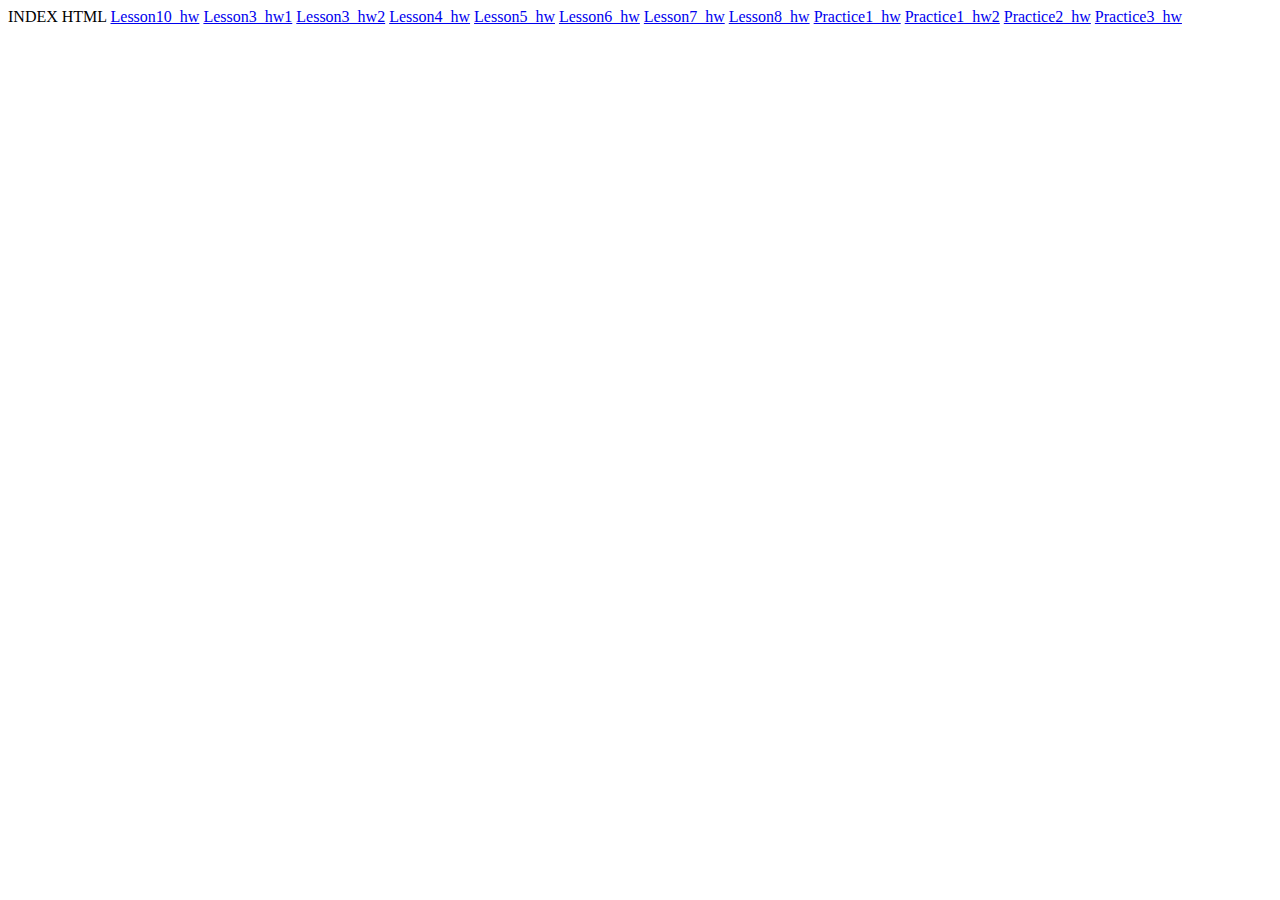
<file: index.html>
<!DOCTYPE html>
<html lang="en">
  <head>
    <meta charset="UTF-8" />
    <meta name="viewport" content="width=device-width, initial-scale=1.0" />
    <title>Document</title>
  </head>
  <body>
    INDEX HTML
    <a href="./lesson10_hw/lesson_10.html">Lesson10_hw</a>
    <a href="./lesson3_hw/lesson3_hw1/pricing.html">Lesson3_hw1</a>
    <a href="./lesson3_hw/lesson3_hw2/steve_rogers.html">Lesson3_hw2</a>
    <a href="./lesson4_hw/lesson4_hw.html">Lesson4_hw</a>
    <a href="./lesson5_hw/hw5.html">Lesson5_hw</a>
    <a href="./lesson6_hw/lesson_6.html">Lesson6_hw</a>
    <a href="./lesson7_hw/hw7.html">Lesson7_hw</a>
    <a href="./lesson8_hw/lesson_8.html">Lesson8_hw</a>
    <a href="./practice1_hw/hw_practice1.html">Practice1_hw</a>
    <a href="./practice1_hw2/login_in.html">Practice1_hw2</a>
    <a href="./practice2_hw/wix.html">Practice2_hw</a>
    <a href="./practice3_hw/practice_3.html">Practice3_hw</a>
  </body>
</html>
</file>
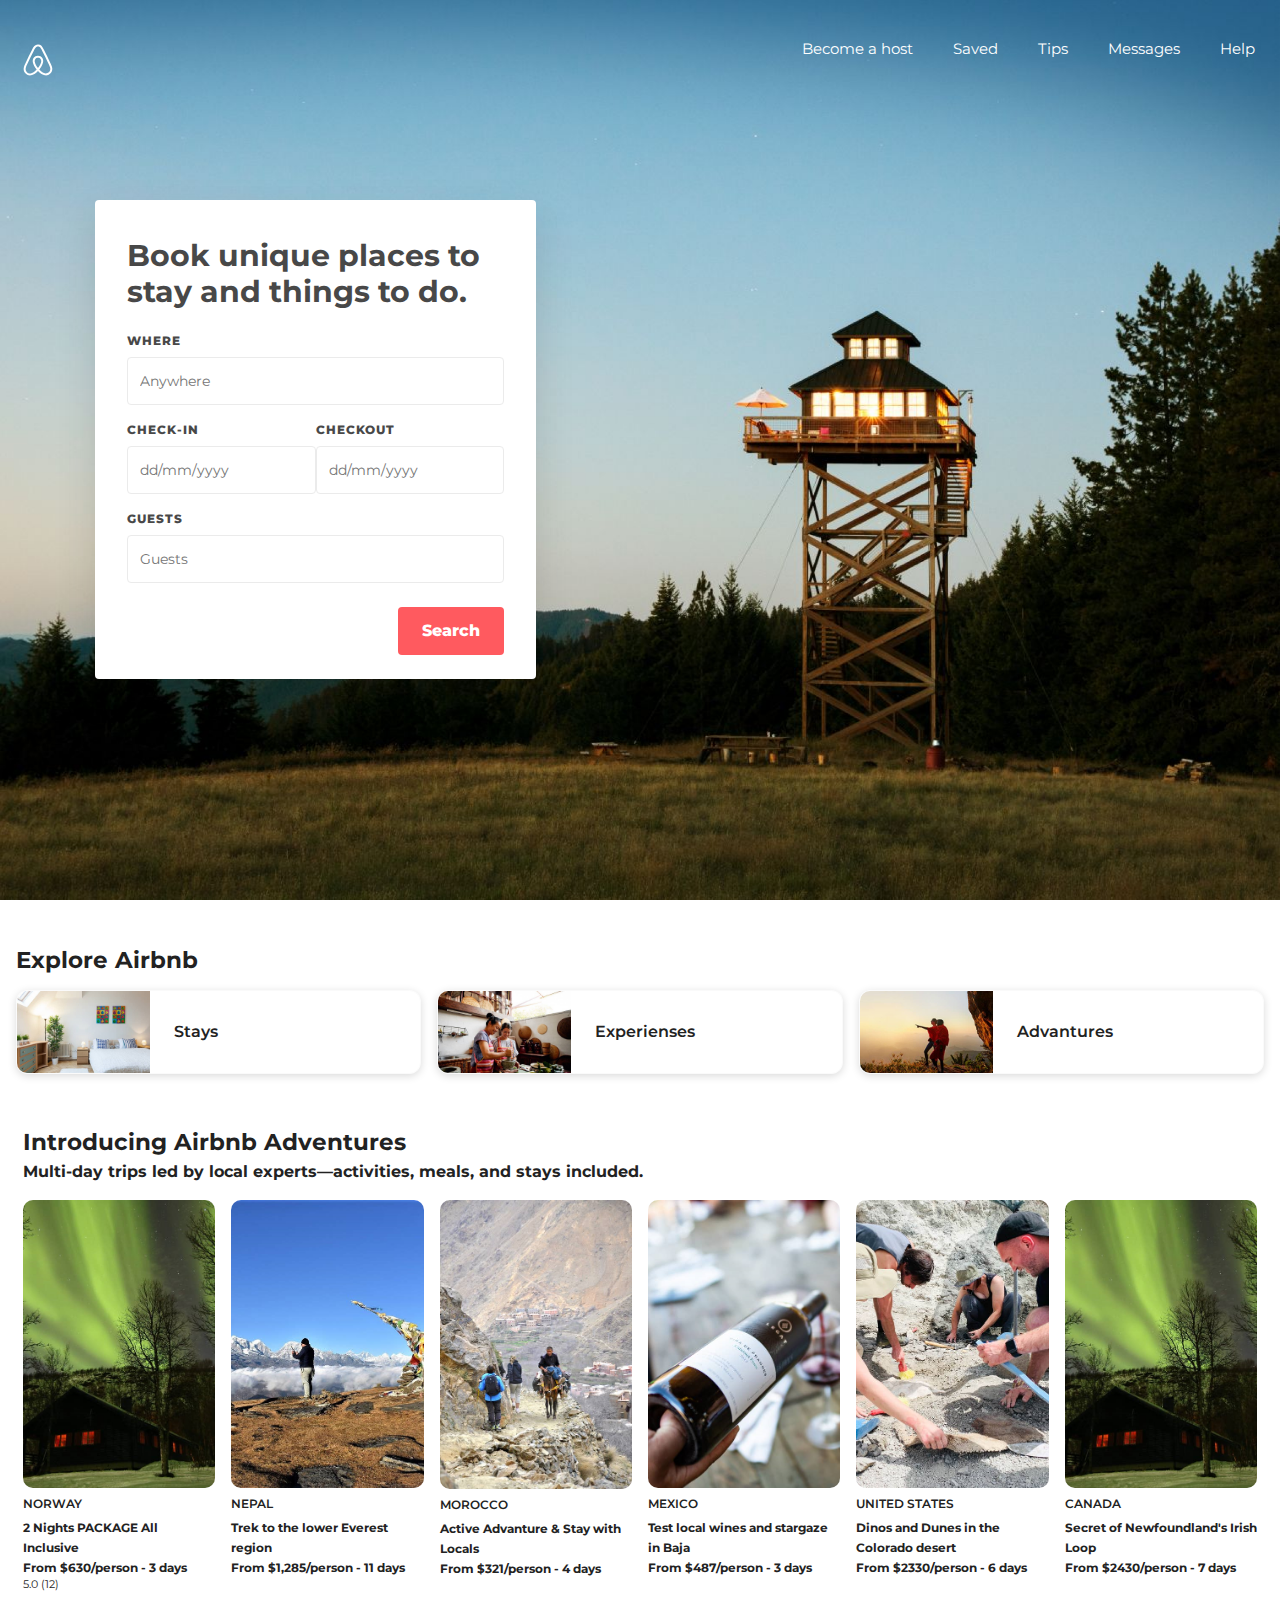
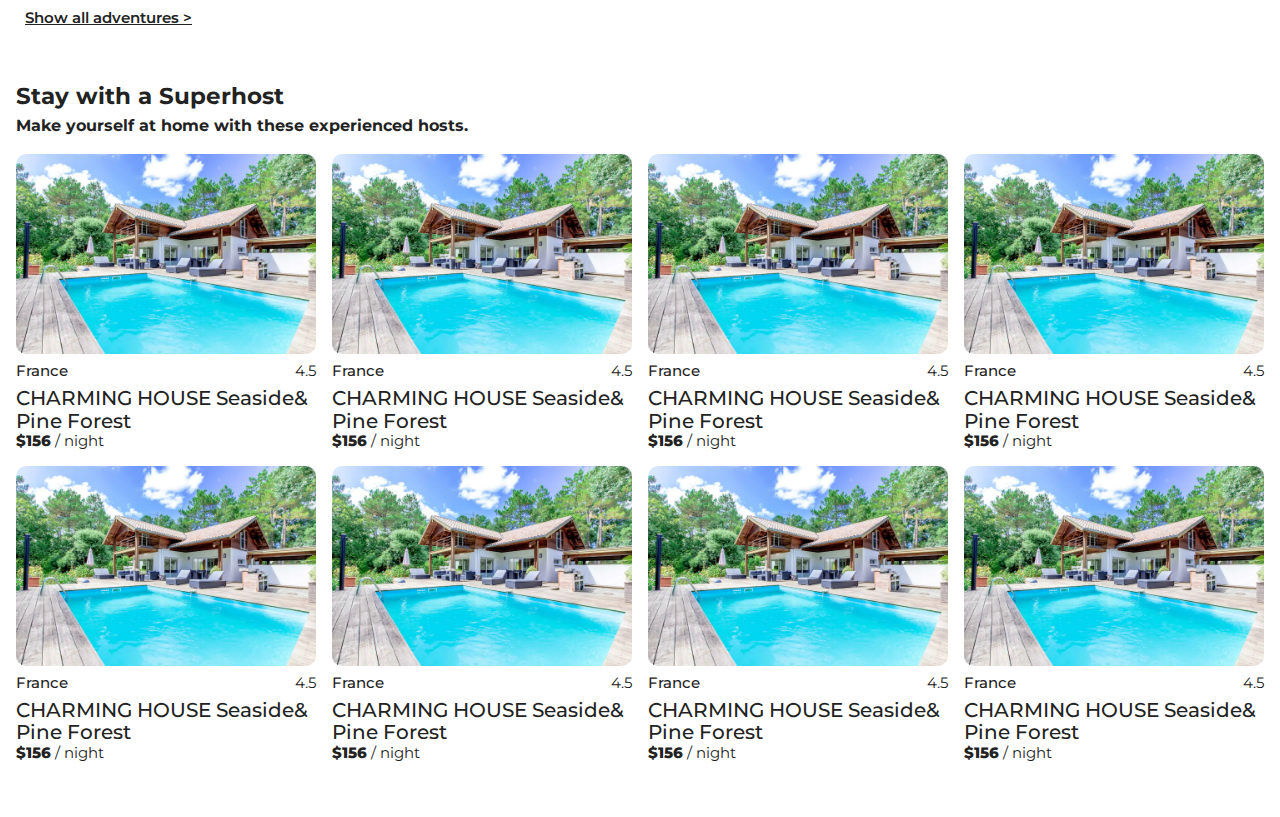
<file: lesson10_hw/lesson_10.html>
<!DOCTYPE html <html lang="en">

<head>
  <meta charset="UTF-8" />
  <meta name="viewport" content="width=device-width, initial-scale=1.0" />
  <title>Lesson 10</title>
  <link href="https://fonts.googleapis.com/css?family=Montserrat&display=swap" rel="stylesheet" />
  <link rel="stylesheet" href="./css/grid.css" />
  <link rel="stylesheet" href="./css/normalize.css" />
  <link rel="stylesheet" href="./css/base.css" />
  <link rel="stylesheet" href="./css/header.css" />
  <link rel="stylesheet" href="./css/content.css" />
  <link rel="stylesheet" href="./css/white_block.css" />
</head>

<body>
  <section class="page-head container">
    <header class="global-menu" id="menu">
      <button class="global-menu__toggle" id="btn">
        <figure class="logo">
          <svg viewBox="0 0 1000 1000" role="presentation" aria-hidden="true" focusable="false">
            <path
              d="m499.3 736.7c-51-64-81-120.1-91-168.1-10-39-6-70 11-93 18-27 45-40 80-40s62 13 80 40c17 23 21 54 11 93-11 49-41 105-91 168.1zm362.2 43c-7 47-39 86-83 105-85 37-169.1-22-241.1-102 119.1-149.1 141.1-265.1 90-340.2-30-43-73-64-128.1-64-111 0-172.1 94-148.1 203.1 14 59 51 126.1 110 201.1-37 41-72 70-103 88-24 13-47 21-69 23-101 15-180.1-83-144.1-184.1 5-13 15-37 32-74l1-2c55-120.1 122.1-256.1 199.1-407.2l2-5 22-42c17-31 24-45 51-62 13-8 29-12 47-12 36 0 64 21 76 38 6 9 13 21 22 36l21 41 3 6c77 151.1 144.1 287.1 199.1 407.2l1 1 20 46 12 29c9.2 23.1 11.2 46.1 8.2 70.1zm46-90.1c-7-22-19-48-34-79v-1c-71-151.1-137.1-287.1-200.1-409.2l-4-6c-45-92-77-147.1-170.1-147.1-92 0-131.1 64-171.1 147.1l-3 6c-63 122.1-129.1 258.1-200.1 409.2v2l-21 46c-8 19-12 29-13 32-51 140.1 54 263.1 181.1 263.1 1 0 5 0 10-1h14c66-8 134.1-50 203.1-125.1 69 75 137.1 117.1 203.1 125.1h14c5 1 9 1 10 1 127.1.1 232.1-123 181.1-263.1z">
            </path>
          </svg>
        </figure>
      </button>
      <nav class="global-menu__nav nav">
        <a href="" class="nav__link">Become a host</a>
        <a href="" class="nav__link">Saved</a>
        <a href="" class="nav__link">Tips</a>
        <a href="" class="nav__link">Messages</a>
        <a href="" class="nav__link nav__link_help">Help</a>
      </nav>
    </header>
    <section class="white-header">
      <div class="white-header__content">
        <h1 class="white-header__header-text">Book unique places to stay and things to do.</h1>
      </div>
    </section>
    <section class="white-block">
      <div class="white-block__wb-content">
        <div class="wb-content__wb-main-box wb-main-box">
          <h1 class="wb-main-box__header">Book unique places to stay and things to do.</h1>
          <div class="wb-main-box__wb-btn-box">
            <form action="" class="wb-main-box__wb-forms">
              <div class="wb-main-box__form-where wb-form">
                <label for="form-where">
                  <div class="form-where__label wb-form__label">where</div>
                  <input 
                  class="form-where__input wb-form__input"
                  placeholder="Anywhere">                                     
                </label>
              </div>
              <div class="wb-main-box__form-check wb-form">
                <div class="form-check__check-block">
                  <label for="form-where">
                    <div class="form-where__label wb-form__label">check-in</div>
                    <input 
                    class="form-where__input wb-form__input"
                    placeholder="dd/mm/yyyy">                                     
                  </label>

                </div>
                <div class="form-check__check-block">
                  <label for="form-where">
                    <div class="form-where__label wb-form__label">checkout</div>
                    <input 
                    class="form-where__input wb-form__input"
                    placeholder="dd/mm/yyyy">                                     
                  </label>

                </div>
              </div>
              <div class="wb-main-box__form-guest wb-form">
                <label for="form-where">
                  <div class="form-where__label wb-form__label">guests</div>
                  <input 
                  class="form-where__input wb-form__input"
                  placeholder="Guests">                                     
                </label>
                
              </div>
              <div class="wb-main-box__form-submit">
                <div class="form-submit__content form-submit">
                  <button class="form-submit__red-btn">
                    <span class="form-submit__red-text">Search</span>
                  </button>
                </div>

              </div>
            </form>

          </div>

        </div>

      </div>
    </section>
  </section>  
  <main class="page-main">    
    <section class="global-content explore-block">
      <div class="explore-block__explore-content">
      <div class="explore__header main-headers">
        <h2 class="page_headers header-explore">Explore Airbnb</h2>
      </div>
      <div class="explore__content grid-container">
        <div class="col-4 explore__items">
          <div class="explore stays">
            <a class="promotion__link" href="#"></a>
            <div class="explore__image-block">
              <div class="explore__image image-stays">                                
              </div>            
            </div>
            <div class="explore__text text-stays">
              <span class="explore_text__content">Stays</span>
            </div>
          </div>
        </div>
        <div class="col-4 explore__items">
          <div class="explore experienses">
            <a class="promotion__link" href="#"></a>
            <div class="explore__image-block">
            <div class="explore__image image-experienses">              
            </div>
          </div>
            <div class="explore__text text-experienses">
              <span class="explore_text__content">Experienses</span>
            </div>
          </div>
        </div>
        <div class="col-4 explore__items">
          <div class="explore advantures">
            <a class="promotion__link" href="#"></a>
            <div class="explore__image-block">
            <div class="explore__image image-advantures">              
            </div>
          </div>
            <div class="explore__text text-advantures">
              <span class="explore_text__content">Advantures</span>
            </div>
          </div>
        </div>
      </div>
    </div>  
    </section>  
    <section class="global-content introducing">
      <div class="introduce__header main-headers">
        <h2 class="page_headers header-introduce">Introducing Airbnb Adventures</h2>
        <h3 class="page_headers__text header-introduce_text">Multi-day trips led by local experts—activities, meals, and stays included.
        </h3>
      </div>
      <div class="introduce">
         <div class="col-2 col-md-3 col-sm-6 col-xs-12 promotions__item">
          <div class="promotion">
            <a class="promotion__link" href="#"></a>
            <div class="promotion__image">
              <img src="./assets/images/b33f6239-b565-4fdf-acc7-fac480b4112b.png" alt="">
            </div>
            <div class="introduce__content">              
              <h4 class="introduce__country">NORWAY</h4>    
              <h3 class="introduce__title">
                2 Nights PACKAGE All Inclusive
              </h3>
              <h3 class="introduce__title">From $630/person - 3 days</h3>
              <div class="introduce__rating">5.0 (12)</div>
            </div>            
          </div>
        </div>
        <div class="col-2 col-md-3 col-sm-6 col-xs-12 promotions__item">
          <div class="promotion">
            <a class="promotion__link" href="#"></a>
            <div class="promotion__image">
              <img src="./assets/images/8a9462bd-9ada-4f0b-9890-3ae06087c816.png" alt="">
            </div>
            <div class="introduce__content">              
              <h4 class="introduce__country">NEPAL</h4>    
              <h3 class="introduce__title">
                Trek to the lower Everest region
              </h3>
              <h3 class="introduce__title">From $1,285/person - 11 days</h3>
              
            </div>            
          </div>
        </div>
        <div class="col-2 col-md-3 col-sm-6 col-xs-12 promotions__item">
          <div class="promotion">
            <a class="promotion__link" href="#"></a>
            <div class="promotion__image">
              <img src="./assets/images/85d29c8e-e0b7-4519-9eb9-d20fbf33fdc7.png" alt="">
            </div>
            <div class="introduce__content">              
              <h4 class="introduce__country">MOROCCO</h4>    
              <h3 class="introduce__title">
                Active Advanture & Stay with Locals
              </h3>
              <h3 class="introduce__title">From $321/person - 4 days</h3>
              
            </div>            
          </div>
        </div>
        <div class="col-2 col-md-3 col-sm-6 col-xs-offset promotions__item">
          <div class="promotion">
            <a class="promotion__link" href="#"></a>
            <div class="promotion__image">
              <img src="./assets/images/e5fb7a9a-d068-4e71-a33c-4f6ba0fc9be6.png" alt="">
            </div>
            <div class="introduce__content">              
              <h4 class="introduce__country">MEXICO</h4>    
              <h3 class="introduce__title">
                Test local wines and stargaze in Baja
              </h3>
              <h3 class="introduce__title">From $487/person - 3 days</h3>
              
            </div>            
          </div>
        </div>
        <div class="col-2 col-md-3 col-sm-offset promotions__item">
          <div class="promotion">
            <a class="promotion__link" href="#"></a>
            <div class="promotion__image">
              <img src="./assets/images/28f1fbbc-550d-453c-acdc-6a03f2f711e2.png" alt="">
            </div>
            <div class="introduce__content">              
              <h4 class="introduce__country">UNITED STATES</h4>    
              <h3 class="introduce__title">
                Dinos and Dunes in the Colorado desert
              </h3>
              <h3 class="introduce__title">From $2330/person - 6 days</h3>
              
            </div>            
          </div>
        </div>
        <div class="col-2 col-md-offset promotions__item">
          <div class="promotion">
            <a class="promotion__link" href="#"></a>
            <div class="promotion__image">
              <img src="./assets/images/b33f6239-b565-4fdf-acc7-fac480b4112b.png" alt="">
            </div>
            <div class="introduce__content">              
              <h4 class="introduce__country">CANADA</h4>    
              <h3 class="introduce__title">
                Secret of Newfoundland's Irish Loop
              </h3>
              <h3 class="introduce__title">From $2430/person - 7 days</h3>
            </div>            
          </div>
        </div>

      </div>
      <div class="introducing__link-more">
        <a href="#" class="introducing__link-more_text">Show all adventures ></a>
      </div>
    </section>  
    <section class="global-content promotions ">
      <div class="promotion__header main-headers">
        <h2 class="page_headers promotion__headers">Stay with a Superhost</h2>
        <h3 class="page_headers__text">Make yourself at home with these experienced hosts.
        </h3>
      </div>
      <div class="promotions__content grid-container">
        <div class="col-3 col-md-6 col-sm-6 col-xs-12 promotions__item">
          <div class="promotion">
            <a class="promotion__link" href="#"></a>
            <div class="promotion__image">
              <img src="./assets/images/b41736ff_original.webp" alt="">
            </div>
            <div class="promotion__content">
              <div class="promotion__description">
                <h4 class="promotion__country">
                  France
                </h4>
                <div class="promotion__rating">4.5</div>
              </div>
              <h3 class="promotion__title">
                CHARMING HOUSE Seaside& Pine Forest
              </h3>
            </div>
            <div class="promotion__footer">
              <div class="promotion__price">
                <span class="text-bold">$156</span> / night
              </div>
            </div>
          </div>
        </div>
        <div class="col-3 col-md-6 col-sm-6 col-xs-12 promotions__item">
          <div class="promotion">
            <a class="promotion__link" href="#"></a>
            <div class="promotion__image">
              <img src="./assets/images/b41736ff_original.webp" alt="">
            </div>
            <div class="promotion__content">
              <div class="promotion__description">
                <h4 class="promotion__country">
                  France
                </h4>
                <div class="promotion__rating">4.5</div>
              </div>
              <h3 class="promotion__title">
                CHARMING HOUSE Seaside& Pine Forest
              </h3>
            </div>
            <div class="promotion__footer">
              <div class="promotion__price">
                <span class="text-bold">$156</span> / night
              </div>
            </div>
          </div>
        </div>
        <div class="col-3 col-md-6 col-sm-6 col-xs-12 promotions__item">
          <div class="promotion">
            <a class="promotion__link" href="#"></a>
            <div class="promotion__image">
              <img src="./assets/images/b41736ff_original.webp" alt="">
            </div>
            <div class="promotion__content">
              <div class="promotion__description">
                <h4 class="promotion__country">
                  France
                </h4>
                <div class="promotion__rating">4.5</div>
              </div>
              <h3 class="promotion__title">
                CHARMING HOUSE Seaside& Pine Forest
              </h3>
            </div>
            <div class="promotion__footer">
              <div class="promotion__price">
                <span class="text-bold">$156</span> / night
              </div>
            </div>
          </div>
        </div>
        <div class="col-3 col-md-6 col-sm-6 col-xs-12 promotions__item">
          <div class="promotion">
            <a class="promotion__link" href="#"></a>
            <div class="promotion__image">
              <img src="./assets/images/b41736ff_original.webp" alt="">
            </div>
            <div class="promotion__content">
              <div class="promotion__description">
                <h4 class="promotion__country">
                  France
                </h4>
                <div class="promotion__rating">4.5</div>
              </div>
              <h3 class="promotion__title">
                CHARMING HOUSE Seaside& Pine Forest
              </h3>
            </div>
            <div class="promotion__footer">
              <div class="promotion__price">
                <span class="text-bold">$156</span> / night
              </div>
            </div>
          </div>
        </div>
        <!-- END ROW 1 -->
        <div class="col-3 col-md-6 col-sm-6 col-xs-12 promotions__item">
          <div class="promotion">
            <a class="promotion__link" href="#"></a>
            <div class="promotion__image">
              <img src="./assets/images/b41736ff_original.webp" alt="">
            </div>
            <div class="promotion__content">
              <div class="promotion__description">
                <h4 class="promotion__country">
                  France
                </h4>
                <div class="promotion__rating">4.5</div>
              </div>
              <h3 class="promotion__title">
                CHARMING HOUSE Seaside& Pine Forest
              </h3>
            </div>
            <div class="promotion__footer">
              <div class="promotion__price">
                <span class="text-bold">$156</span> / night
              </div>
            </div>
          </div>
        </div>
        <div class="col-3 col-md-6 col-sm-6 col-xs-12 promotions__item">
          <div class="promotion">
            <a class="promotion__link" href="#"></a>
            <div class="promotion__image">
              <img src="./assets/images/b41736ff_original.webp" alt="">
            </div>
            <div class="promotion__content">
              <div class="promotion__description">
                <h4 class="promotion__country">
                  France
                </h4>
                <div class="promotion__rating">4.5</div>
              </div>
              <h3 class="promotion__title">
                CHARMING HOUSE Seaside& Pine Forest
              </h3>
            </div>
            <div class="promotion__footer">
              <div class="promotion__price">
                <span class="text-bold">$156</span> / night
              </div>
            </div>
          </div>
        </div>
        <div class="col-3 col-md-6 col-sm-6 col-xs-12 promotions__item">
          <div class="promotion">
            <a class="promotion__link" href="#"></a>
            <div class="promotion__image">
              <img src="./assets/images/b41736ff_original.webp" alt="">
            </div>
            <div class="promotion__content">
              <div class="promotion__description">
                <h4 class="promotion__country">
                  France
                </h4>
                <div class="promotion__rating">4.5</div>
              </div>
              <h3 class="promotion__title">
                CHARMING HOUSE Seaside& Pine Forest
              </h3>
            </div>
            <div class="promotion__footer">
              <div class="promotion__price">
                <span class="text-bold">$156</span> / night
              </div>
            </div>
          </div>
        </div>
        <div class="col-3 col-md-6 col-sm-6 col-xs-12 promotions__item">
          <div class="promotion">
            <a class="promotion__link" href="#"></a>
            <div class="promotion__image">
              <img src="./assets/images/b41736ff_original.webp" alt="">
            </div>
            <div class="promotion__content">
              <div class="promotion__description">
                <h4 class="promotion__country">
                  France
                </h4>
                <div class="promotion__rating">4.5</div>
              </div>
              <h3 class="promotion__title">
                CHARMING HOUSE Seaside& Pine Forest
              </h3>
            </div>
            <div class="promotion__footer">
              <div class="promotion__price">
                <span class="text-bold">$156</span> / night
              </div>
            </div>
          </div>
        </div>
      </div>
    </section>
    
  </main>
  <script>
    btn.onclick = function () {
      menu.classList.toggle('global-menu_active');
    };
  </script>
</body>

</html>
</file>
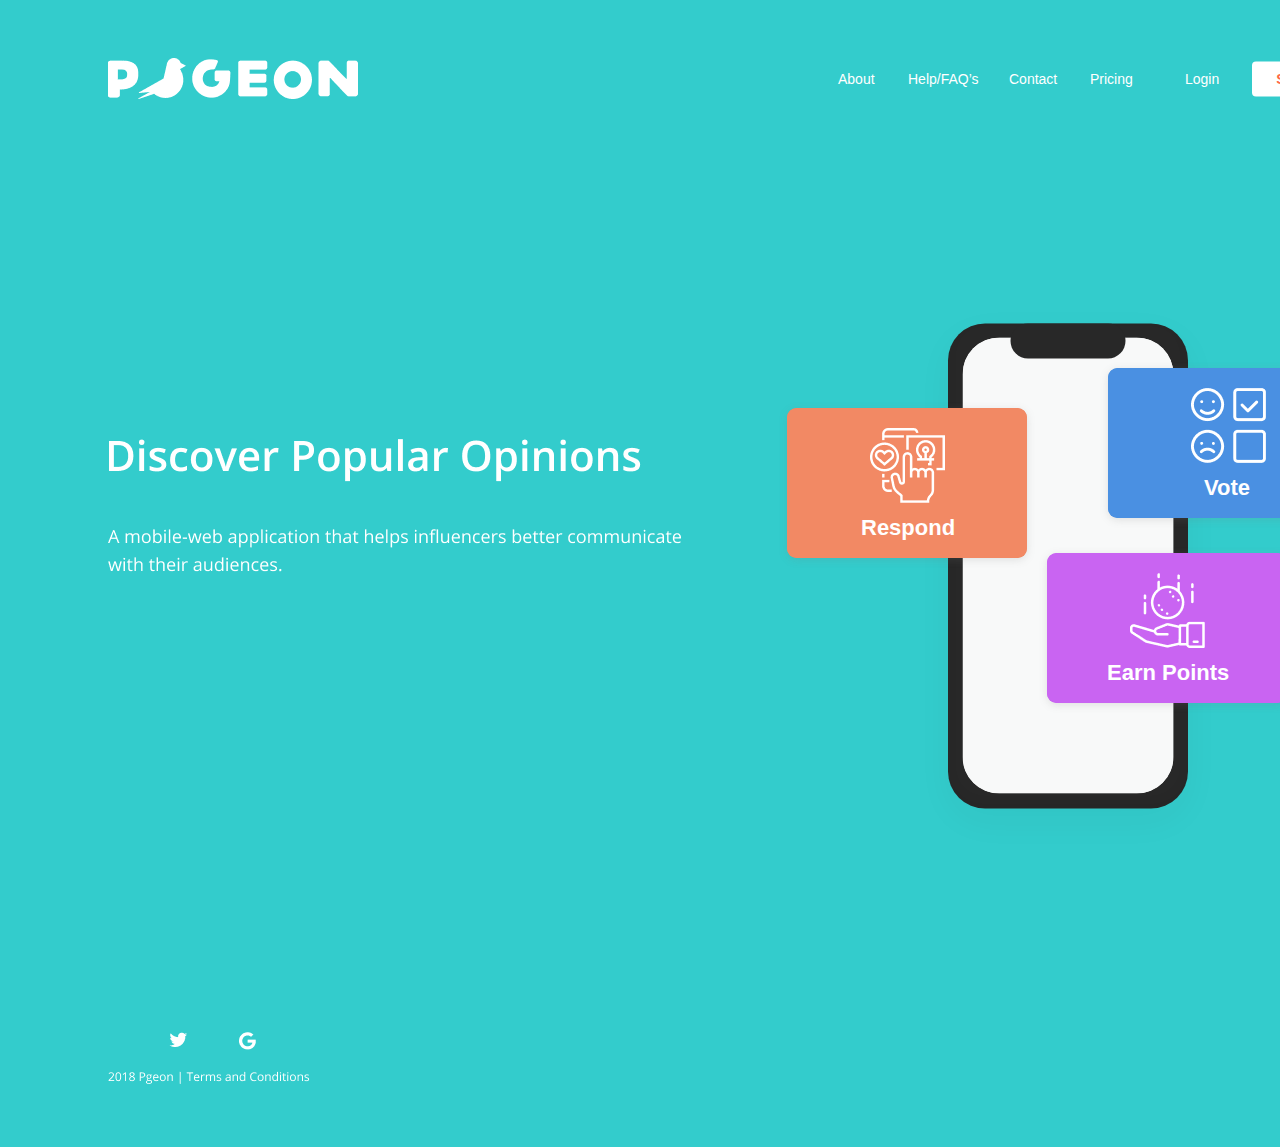
<file: lesson4_hw/lesson4_hw.html>
<!DOCTYPE html>
<html lang="en">
  <head>
    <meta charset="UTF-8" />
    <meta name="viewport" content="width=device-width, initial-scale=1.0" />
    <meta http-equiv="X-UA-Compatible" content="ie=edge" />
    <title>Pgeon</title>
    <link rel="stylesheet" href="./style.css" />
  </head>

  <body>
    <div class="main_box">
      <div class="head-logo">
        <img src="./Group 29.png" alt="" />
        <button class="signup-button">Signup</button>
        <span class="about">About</span>
        <span class="help">Help/FAQ’s</span>
        <span class="contact">Contact</span>
        <span class="pricing">Pricing</span>
        <span class="login">Login</span>
      </div>
      <div class="content-block">
            <div class="left-content-block">
                <div class="discover-text-block">
                    <img class="discover" src="./H1.png" alt="" />
                    <img src="./Body.png" alt="" class="class discover-text" />
                </div>
             </div>
            <div class="right-content-block">
                <div class="phone-block">
                    <span class="phone-desing"></span>
                    <img src="./white-design.png" alt="" class="white-phone-design" />
                    <span class="phone-black-button"></span>
                </div>
            </div> 
            <div class="respond-class">
                <img class="respond-box" src="./Respond-box.png" alt="" />
                <img class="respond-box-img" src="./respond-web-design.png" alt="">
                <p class="respond-box-content">Respond</p>
            </div>
            <div class="vote-class">        
                <img class="vote-box" src="./vote-box.png" alt="" />
                <img class="vote-box-img" src="./vote-web-design.png" alt="">
                <p class="vote-box-content">Vote</p>
            </div>
            <div class="earn-class">        
                <img class="earn-box" src="./earn-box.png" alt="" />
                <img class="earn-box-img" src="./earn_web_desing.png" alt="">
                <p class="earn-box-content">Earn Points</p>
            </div>
        </div>
      </div>
      <footer class="footer">
          <img class="footer-bird" src="./bird.png" alt="">
          <img class="footer-g" src="./g-img.png" alt="">
          <img class="footer-text" src="./footer-text.png" alt="">
      </footer> 
    </div>
  </body>
</html>
</file>
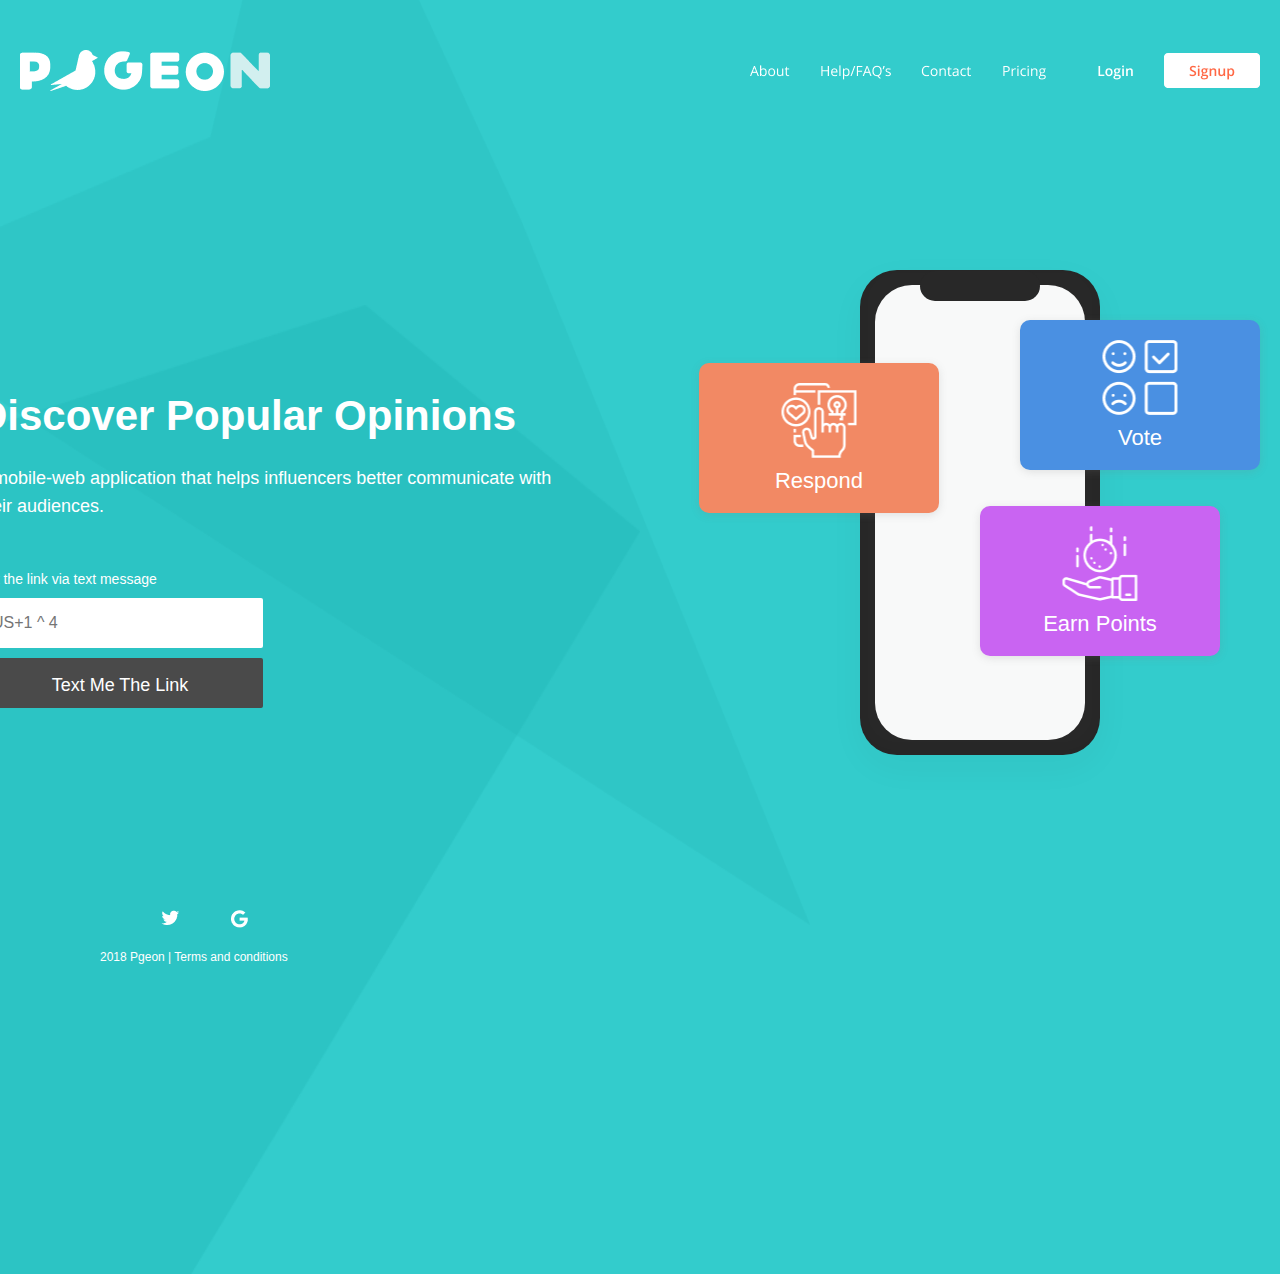
<file: lesson5_hw/hw5.html>
<!DOCTYPE html>
<html lang="en">
  <head>
    <meta charset="UTF-8" />
    <meta name="viewport" content="width=device-width, initial-scale=1.0" />
    <title>Lesson 5</title>
    <link rel="stylesheet" href="./base.css" />
    <link rel="stylesheet" href="./style.css" />
  </head>

  <body>
    <main class="container">
      <header class="header">
        <img src="./images/Topbar.png" alt="Topbar" />
      </header>
      <img src="./images/Path 2.png" alt="" class="back-image-one" />
      <img src="./images/Path 4.png" alt="" class="back-image-two" />
      <div class="container-content">
        <div class="item-left">
          <div class="text-block">
            <h1 class="text-block-header">Discover Popular Opinions</h1>
            <p class="text-block-description">
              A mobile-web application that helps influencers better communicate
              with their audiences.
            </p>
            <div class="phone-wrapper">
              <label for="phone">
                <div>Get the link via text message</div>
                <input
                  id="phone"
                  class="phone-number"
                  type="text"
                  placeholder="US+1 ^ 4"
                />
              </label>
            </div>
            <button class="link-btn">Text Me The Link</button>
          </div>
        </div>
        <div class="item-right">
          <span class="phone-body"></span>
          <span class="phone-body-white"></span>
          <span class="black-btn"></span>
          <div class="orange-box">
            <img src="./images/respond_img.png" alt="" class="box-images" />
            <span class="box-discription">Respond</span>
          </div>
          <div class="blue-box">
            <img src="./images/vote_img.png" alt="" class="box-images" />
            <span class="box-discription">Vote</span>
          </div>
          <div class="purple-box">
            <img src="./images/earn_img.png" alt="" class="box-images" />
            <span class="box-discription">Earn Points</span>
          </div>
        </div>
      </div>
      <footer class="footer-box">
        <nav>
          <a href="https://www.figma.com">
            <img src="./images/bird_link.png" alt="" class="bird-link" />
          </a>
          <a href="https://www.figma.com">
            <img src="./images/g_link.png" alt="" class="g-link" />
          </a>
        </nav>
        <span class="footer-terms">2018 Pgeon | Terms and conditions</span>
      </footer>
    </main>
  </body>
</html>
</file>
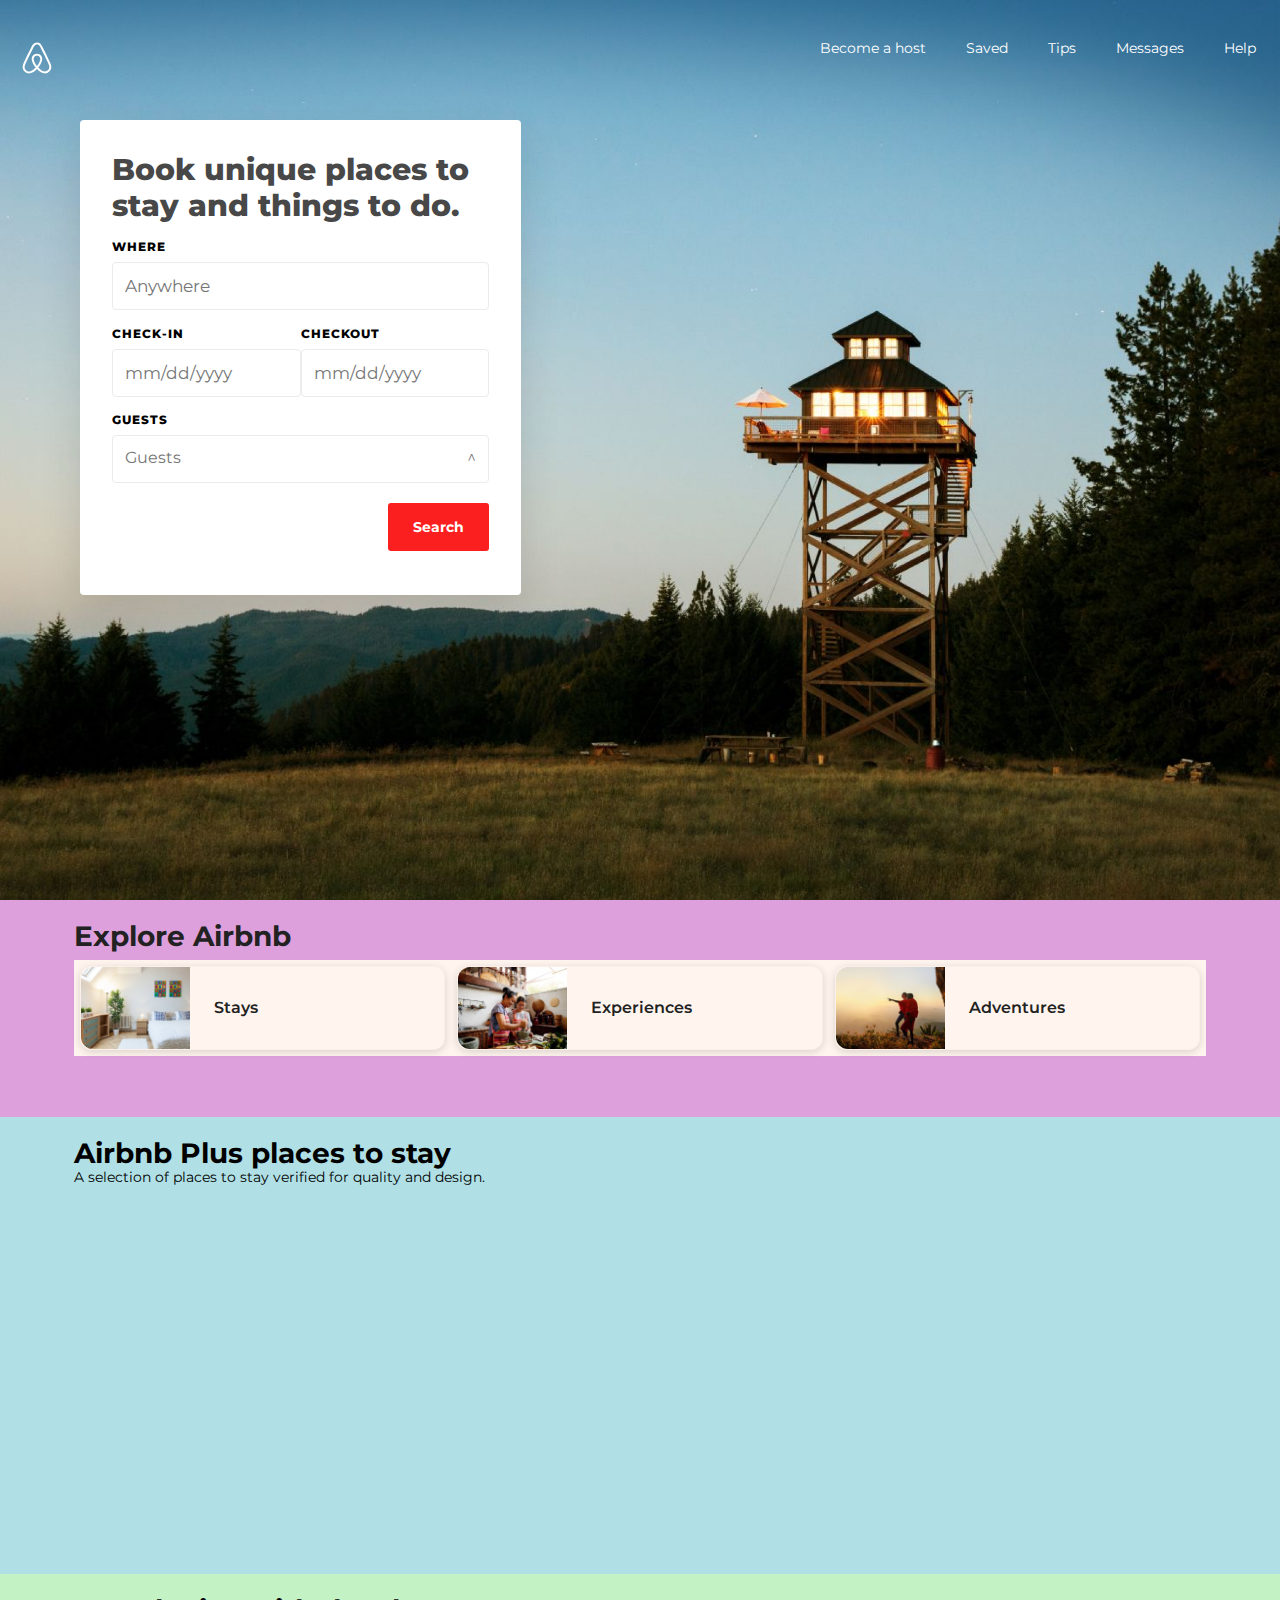
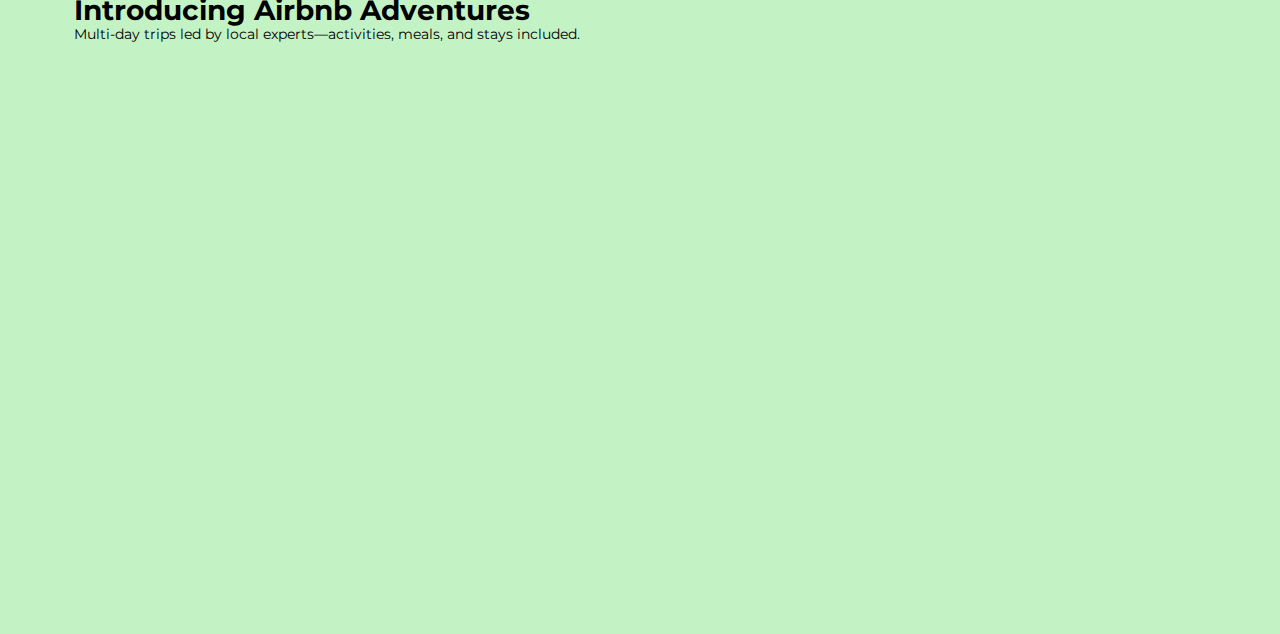
<file: lesson8_hw/lesson_8.html>
<!DOCTYPE html>
<html lang="en">
  <head>
    <meta charset="UTF-8" />
    <meta name="viewport" content="width=device-width, initial-scale=1.0" />
    <title>Lesson 8</title>
    <link
      href="https://fonts.googleapis.com/css?family=Montserrat&display=swap"
      rel="stylesheet"
    />
    <link
      href="https://fonts.googleapis.com/css?family=Roboto&display=swap"
      rel="stylesheet"
    />
    <link rel="stylesheet" href="./normalize.css" />
    <link rel="stylesheet" href="./base.css" />
    <link rel="stylesheet" href="./lesson_8.css" />
  </head>

  <body>
    <section class="page-head container">
      <header class="global-menu" id="menu">
        <button class="global-menu__toggle" id="btn">
          <figure class="logo">
            <svg
              viewBox="0 0 1000 1000"
              role="presentation"
              aria-hidden="true"
              focusable="false"
            >
              <path
                d="m499.3 736.7c-51-64-81-120.1-91-168.1-10-39-6-70 11-93 18-27 45-40 80-40s62 13 80 40c17 23 21 54 11 93-11 49-41 105-91 168.1zm362.2 43c-7 47-39 86-83 105-85 37-169.1-22-241.1-102 119.1-149.1 141.1-265.1 90-340.2-30-43-73-64-128.1-64-111 0-172.1 94-148.1 203.1 14 59 51 126.1 110 201.1-37 41-72 70-103 88-24 13-47 21-69 23-101 15-180.1-83-144.1-184.1 5-13 15-37 32-74l1-2c55-120.1 122.1-256.1 199.1-407.2l2-5 22-42c17-31 24-45 51-62 13-8 29-12 47-12 36 0 64 21 76 38 6 9 13 21 22 36l21 41 3 6c77 151.1 144.1 287.1 199.1 407.2l1 1 20 46 12 29c9.2 23.1 11.2 46.1 8.2 70.1zm46-90.1c-7-22-19-48-34-79v-1c-71-151.1-137.1-287.1-200.1-409.2l-4-6c-45-92-77-147.1-170.1-147.1-92 0-131.1 64-171.1 147.1l-3 6c-63 122.1-129.1 258.1-200.1 409.2v2l-21 46c-8 19-12 29-13 32-51 140.1 54 263.1 181.1 263.1 1 0 5 0 10-1h14c66-8 134.1-50 203.1-125.1 69 75 137.1 117.1 203.1 125.1h14c5 1 9 1 10 1 127.1.1 232.1-123 181.1-263.1z"
              ></path>
            </svg>
          </figure>
        </button>
        <nav class="global-menu__nav nav">
          <a href="" class="nav__link">Become a host</a>
          <a href="" class="nav__link">Saved</a>
          <a href="" class="nav__link">Tips</a>
          <a href="" class="nav__link">Messages</a>
          <a href="" class="nav__link nav__link_help">Help</a>
        </nav>
      </header>      
    </section>
    <section class="wb-section">
      <div class="page-head__white-box">
        <div class="white-box white-box__content">
          <div class="content__white-box-text">
            <h1 class="white-box-text__header-text_book">
              Book unique places to
              <a href="" class="white-box-text__header-text_stay">stay</a>
              and things to do.
            </h1>
            <div class="wb-forms-content white-box-text__wb-forms-content">
              <div class="wb-forms-content__forms wb-forms-content__form_where">
                <label for="" class="wb-form_lebel form_where_lebel"
                  >where</label
                >
                <input
                  type="text"
                  class="wb-form_button form_where_button"
                  placeholder="Anywhere"
                />
              </div>
              <div
                class="wb-forms-content__forms wb-forms-content__form_check-in-out"
              >
                <div>
                  <label for="" class="wb-form_lebel form_check-in_lebel"
                    >check-in</label
                  >
                  <input
                    type="text"
                    class="wb-form_button form_check-in_button"
                    placeholder="mm/dd/yyyy"
                  />
                </div>
                <div>
                  <label for="" class="wb-form_lebel form_checkout_lebel"
                    >checkout</label
                  >
                  <input
                    type="text"
                    class="wb-form_button form_checkout_button"
                    placeholder="mm/dd/yyyy"
                  />
                </div>
              </div>
              <div class="wb-forms-content__forms wb-forms-content__form_guest">
                <label for="" class="wb-form_lebel form_guest_lebel"
                  >guests</label
                >
                <button class="wb-form_button form_guest_button">
                  <span>Guests</span>
                  <span>^</span>
                </button>
              </div>
              <div
                class="wb-forms-content__forms wb-forms-content__button-search"
              >
                <button class="button-search_red-btn">Search</button>
              </div>
            </div>
          </div>
        </div>
      </div>
    </section>
    <section class="page_discription discription-container">
      <div class="page_discription__content-explore content-boxes">
        <header class="content-explore__header-explore">
          <h1 class="header-explore_name">Explore Airbnb</h1>
        </header>
        <div class="content-explore__blocks_wrapper blocks_wrapper">
          <div class="blocks_wrapper__block-stays blocks_content-explore">
            <div class="block-stays_image blocks_content-explore_image"></div>
            <div class="block-stays_text blocks_content-explore_text">
              <span class="text_explore-block">Stays</span>
            </div>
          </div>
          <div class="blocks_wrapper__block-experiences blocks_content-explore">
            <div
              class="block-experiences_image blocks_content-explore_image"
            ></div>
            <div class="block-experiences_text blocks_content-explore_text">
              <span class="text_explore-block">Experiences</span>
            </div>
          </div>
          <div class="blocks_wrapper__block-adventures blocks_content-explore">
            <div
              class="block-adventures_image blocks_content-explore_image"
            ></div>
            <div class="block-adventures_text blocks_content-explore_text">
              <span class="text_explore-block">Adventures</span>
            </div>
          </div>
        </div>
      </div>
      <div class="page_discription__content-places content-boxes">
        <h1 class="content-places__header-places">
          Airbnb Plus places to stay
        </h1>
        <p class="content-places__header-text">
          A selection of places to stay verified for quality and design.
        </p>
        <div class="content-places_image"></div>
      </div>
      <div class="page_discription__content-introducing content-boxes">
        <h1 class="content-introducing__header-places">
          Introducing Airbnb Adventures
        </h1>
        <p class="content-introducing__header-text">
          Multi-day trips led by local experts—activities, meals, and stays
          included.
        </p>
        <div class="content-introducing__introducing-images">
          <div></div>
        </div>
      </div>
    </section>
    <script>
      btn.onclick = function() {
        menu.classList.toggle("global-menu_active");
      };
    </script>
  </body>
</html>
</file>
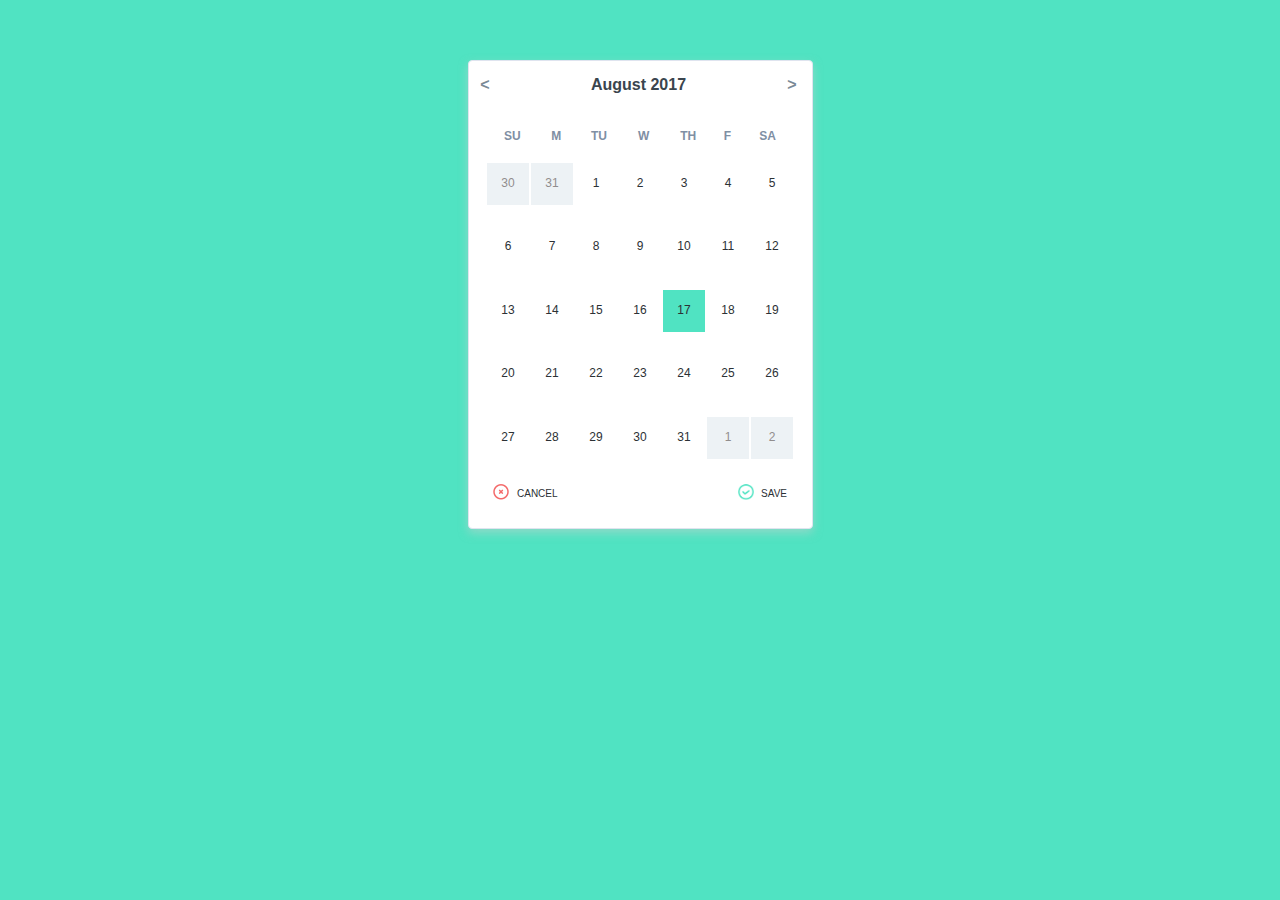
<file: practice1_hw/hw_practice1.html>
<!DOCTYPE html>
<html lang="en">

<head>
    <meta charset="UTF-8">
    <meta name="viewport" content="width=device-width, initial-scale=1.0">
    <meta http-equiv="X-UA-Compatible" content="ie=edge">
    <title>Calendar</title>
    <style>
        body {
            background-color: #50e3c2;
        }

        .Calendar {
            width: 343px;
            height: 467px;
            margin: 60px auto;
            border-radius: 4px;
            box-shadow: 0 4px 10px 0 rgba(208, 208, 208, 0.5);
            border: solid 1px #dfe4ef;
            background-color: #ffffff;
            font-family: Arial, Helvetica, sans-serif;
        }

        .FirstLine {
            margin-top: 10px;

        }

        .FirstLineTable {
            width: 340px
        }

        .MonthName {
            width: 130.8px;
            height: 22px;
            font-size: 16px;
            font-weight: bold;
            text-align: center;
            color: #3a454e;
        }

        .Dropdown,
        .Dropup {
            width: 12px;
            height: 9px;
            background-color: var(--cloudy-blue);
            text-align: center;
            color: #7a8996;
        }

        .DayOfWeekP {
            margin-top: 30px;
        }

        .DayOfWeekTable {
            min-width: 310px;
            margin-left: auto;
            margin-right: auto;
            text-align: center;
            font-size: 12px;
            line-height: 0.83;
            text-align: center;
            color: #7f8fa4;
        }

        .DatesTable {
            min-width: 310px;
            min-height: 300px;
            margin-left: auto;
            margin-right: auto;
            text-align: center;
            font-size: 12px;
            line-height: 0.83;
            text-align: center;
            color: #2c3135;
        }

        .AllDates {
            width: 40px;
            height: 40px;
        }

        .Inactive {
            width: 40px;
            height: 40px;
            background-color: #edf2f5;
            color: rgb(145, 141, 141);
        }

        .Active {
            width: 40px;
            height: 40px;
            background-color: #50e3c2;
        }

        .TableButton {
            margin-top: 20px;
            margin-left: auto;
            margin-right: auto;
            width: 300px;
        }

        .ImgButtonCancel {
            width: 20px;
        }

        .CancelButton {
            width: 75%;
            font-size: 10px;
            text-align: left;
            color: #2c3135;
        }

        .SaveButton {
            font-size: 10px;
            text-align: right;
            color: #2c3135;
        }
    </style>
</head>

<body>
    <div class="Calendar">
        <div class="FirstLine">
            <table class="FirstLineTable">
                <tr>
                    <th class="Dropdown">
                        <</th> <th class="MonthName">August 2017
                    </th>
                    <th class="Dropup">></th>
                </tr>
            </table>
        </div>
        <p class="DayOfWeekP">
            <table class="DayOfWeekTable">
                <tr>
                    <th>SU</th>
                    <th>M</th>
                    <th>TU</th>
                    <th>W</th>
                    <th>TH</th>
                    <th>F</th>
                    <th>SA</th>
                </tr>
            </table>
        </p>
        <table class="DatesTable">
            <tr class="AllDates">
                <td class="Inactive">30</td>
                <td class="Inactive">31</td>
                <td>1</td>
                <td>2</td>
                <td>3</td>
                <td>4</td>
                <td>5</td>
            </tr>
            <tr>
                <td>6</td>
                <td>7</td>
                <td>8</td>
                <td>9</td>
                <td>10</td>
                <td>11</td>
                <td>12</td>
            </tr>
            <tr>
                <td>13</td>
                <td>14</td>
                <td>15</td>
                <td>16</td>
                <td class="Active">17</td>
                <td>18</td>
                <td>19</td>

            </tr>
            <tr>
                <td>20</td>
                <td>21</td>
                <td>22</td>
                <td>23</td>
                <td>24</td>
                <td>25</td>
                <td>26</td>

            </tr>
            <tr>
                <td>27</td>
                <td>28</td>
                <td>29</td>
                <td>30</td>
                <td>31</td>
                <td class="Inactive">1</td>
                <td class="Inactive">2</td>
            </tr>

        </table>
        <div>
            <table class="TableButton">
                <tr>
                    <td class="ImgButtonCancel"><img src="group.png" alt=""></td>
                    <td class="CancelButton ">CANCEL</td>
                    <td><img src="save.png" alt=""></td>
                    <td class="SaveButton">SAVE</td>
                </tr>
            </table>
        </div>
    </div>

</body>

</html>
</file>
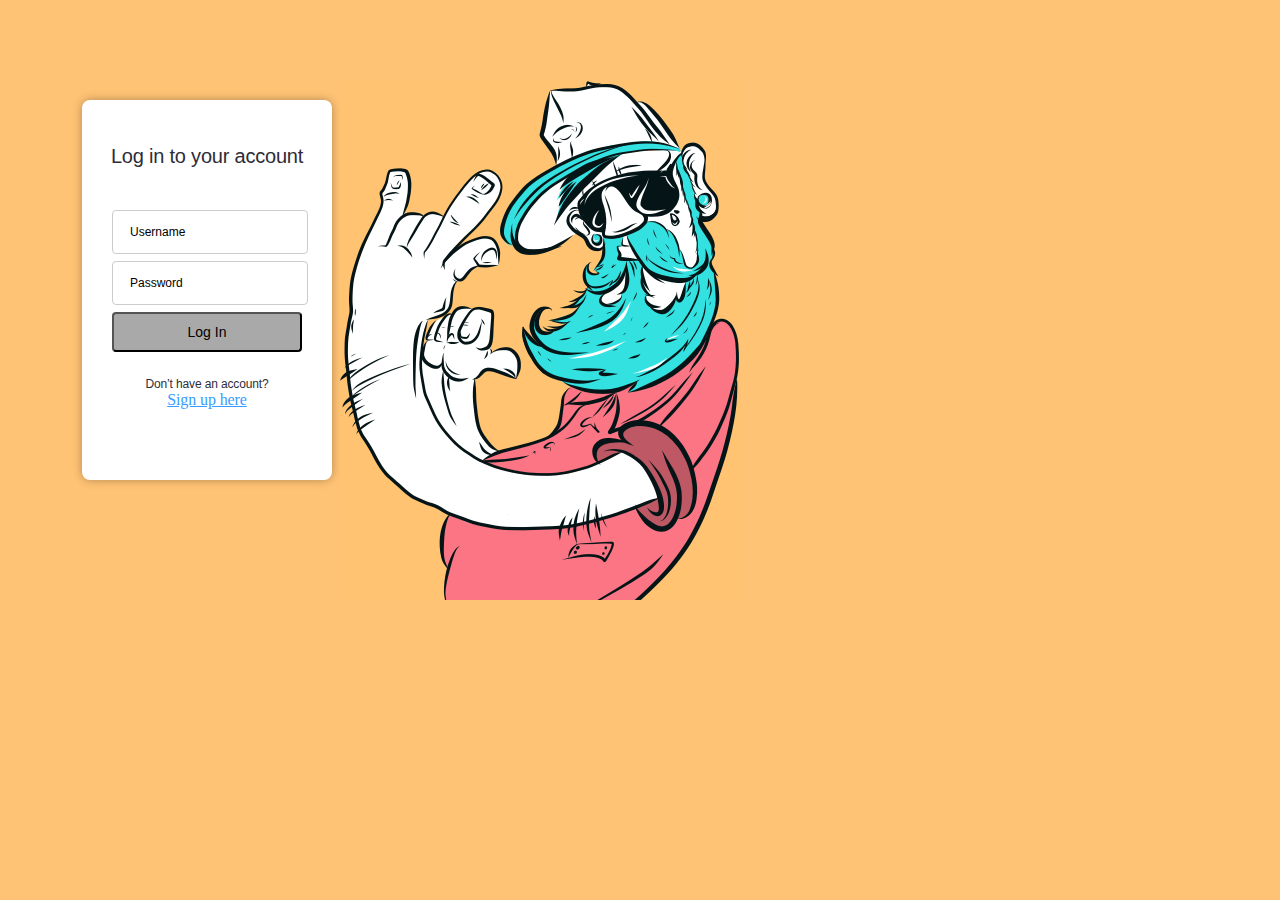
<file: practice1_hw2/login_in.html>
<!DOCTYPE html>
<html lang="en">

<head>
    <meta charset="UTF-8">
    <meta name="viewport" content="width=device-width, initial-scale=1.0">
    <meta http-equiv="X-UA-Compatible" content="ie=edge">
    <title>LOG_IN</title>
    <style>
        body {
            background-color: rgb(255, 195, 117);
        }

        .mainWindow {
            width: 250px;
            height: 355px;
            margin-top: 100px;
            margin-left: 74px;
            padding-top: 25px;
            border-radius: 8px;
            box-shadow: 0 0 10px 0 rgba(0, 0, 0, 0.3);
            background-color: #ffffff;
        }

        .Log-in {
            margin-top: 20px;
            margin-block-end: 35px;
            font-size: 20px;
            font-family: Arial, Helvetica, sans-serif;
            letter-spacing: -0.21px;
            text-align: center;
            color: #2e2c38;
        }


        .input1 {
            margin-top: 7px;
            margin-left: 12%;
            width: 190px;
            height: 40px;
            border-radius: 4px;
            text-align: justify;
            text-indent: 15px;
            font-size: 12px;
            font-family: Arial, Helvetica, sans-serif;
            border: solid 1px #cccccc;
            background-color: #ffffff
        }

        .container {
            margin-top: 7px;
            margin-left: 12%;
            width: 190px;
            height: 40px;
            font-family: Arial, Helvetica, sans-serif;
            font-size: 14px;
            border-radius: 4px;
            background-color: darkgrey;
        }

        .Dont-have {
            margin-top: 25px;
            margin-block-end: 0px;
            font-family: Arial, Helvetica, sans-serif;
            font-size: 12px;
            letter-spacing: -0.13px;
            text-align: center;
            color: #2e2c38;
        }

        .sign-up {
            margin-top: 0px;
            text-align: center;
            letter-spacing: -0.11px;
            color: #399dff;
        }

        .img {
            width: 399px;
            height: 519px;
            object-fit: contain;
            position: absolute;
            left: 340px;
            top: 81px;
        }
    </style>
</head>

<body>
    <div class="mainWindow">
        <p class="Log-in">Log in to your account</p>
        <form method="post" action="/send_somewhere">
            <input class="input1" type="text" name="Username" id="userName" value="Username" />
            <input class="input1" type="text" name="Password" id="password" value="Password" />
            <input class="container" type="submit" name="submit" id="submit" value="Log In" />
        </form>
        <p class="Dont-have">Don’t have an account?</p>
        <p class="sign-up"><a class="sign-up" href="https://app.web-academy.com.ua/">Sign up here</a></p>

    </div>
    <img class="img" src="illiustration.png" alt="men">

</body>

</html>
</file>
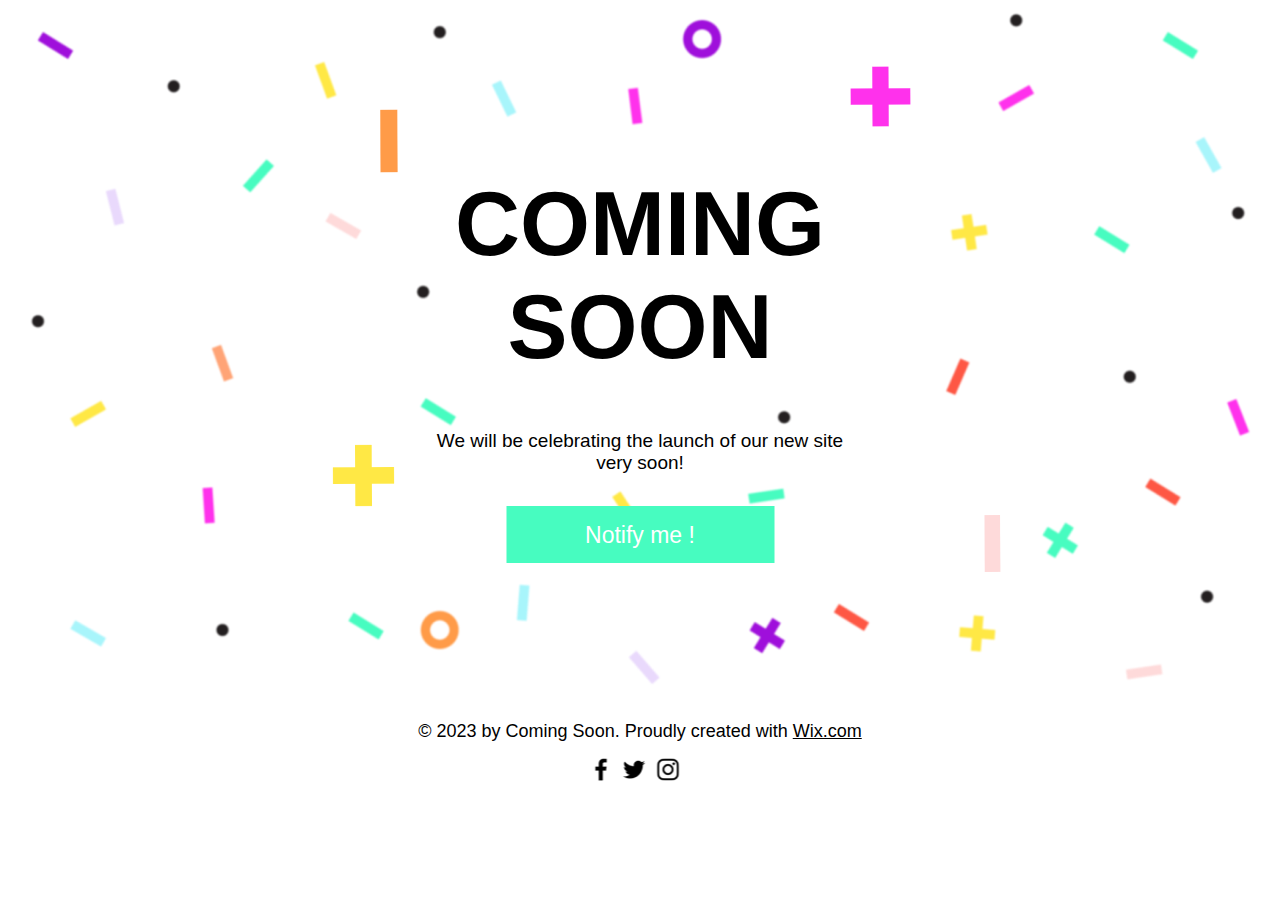
<file: practice2_hw/wix.html>
<!DOCTYPE html>
<html lang="en">
  <head>
    <meta charset="UTF-8" />
    <meta name="viewport" content="width=device-width, initial-scale=1.0" />
    <meta http-equiv="X-UA-Compatible" content="ie=edge" />
    <title>Wix</title>
    <link rel="stylesheet" href="./style.css" />
  </head>

  <body>
    <div class="content">
      <img class="img" src="./img2x.png" alt="" />
      <div class="text-block">
        <h1 class="coming-soon">Coming soon</h1>
        <p class="text-we-will">
          We will be celebrating the launch of our new site very soon!
        </p>
        <button class="button">Notify me !</button>        
      </div>   
      <img class="img-letter-I" src="./I.png" alt="">
      <img class="img-letter-Plus" src="./Plus.png" alt="">
      <img class="img-letter-I2" src="./I2.png" alt="">
      <img class="img-letter-Plus2" src="./Plus2.png" alt="">   
    </div>
    <div class="footer-box">
      <footer class="footer">
        © 2023 by Coming Soon. Proudly created with <a  class="a-wix-design" href="https://ru.wix.com/?utm_campaign=vir_created_with">Wix.com</a> 
      </footer>      
      <nav class="div-footer-img">
          <a class="a-design" href="https://www.facebook.com/wix" target="_blank">
              <img src="./image 1.png" alt="" />
          </a>   
          <a class="a-design" href="https://twitter.com/wix" target="_blank">
            <img src="./image 2.png" alt="" />
        </a>     
        <a class="a-design" href="https://www.instagram.com/wix" target="_blank">
            <img src="./image 3.png" alt="" /> 
        </a>     
    </nav>
  </body>
</html>
</file>
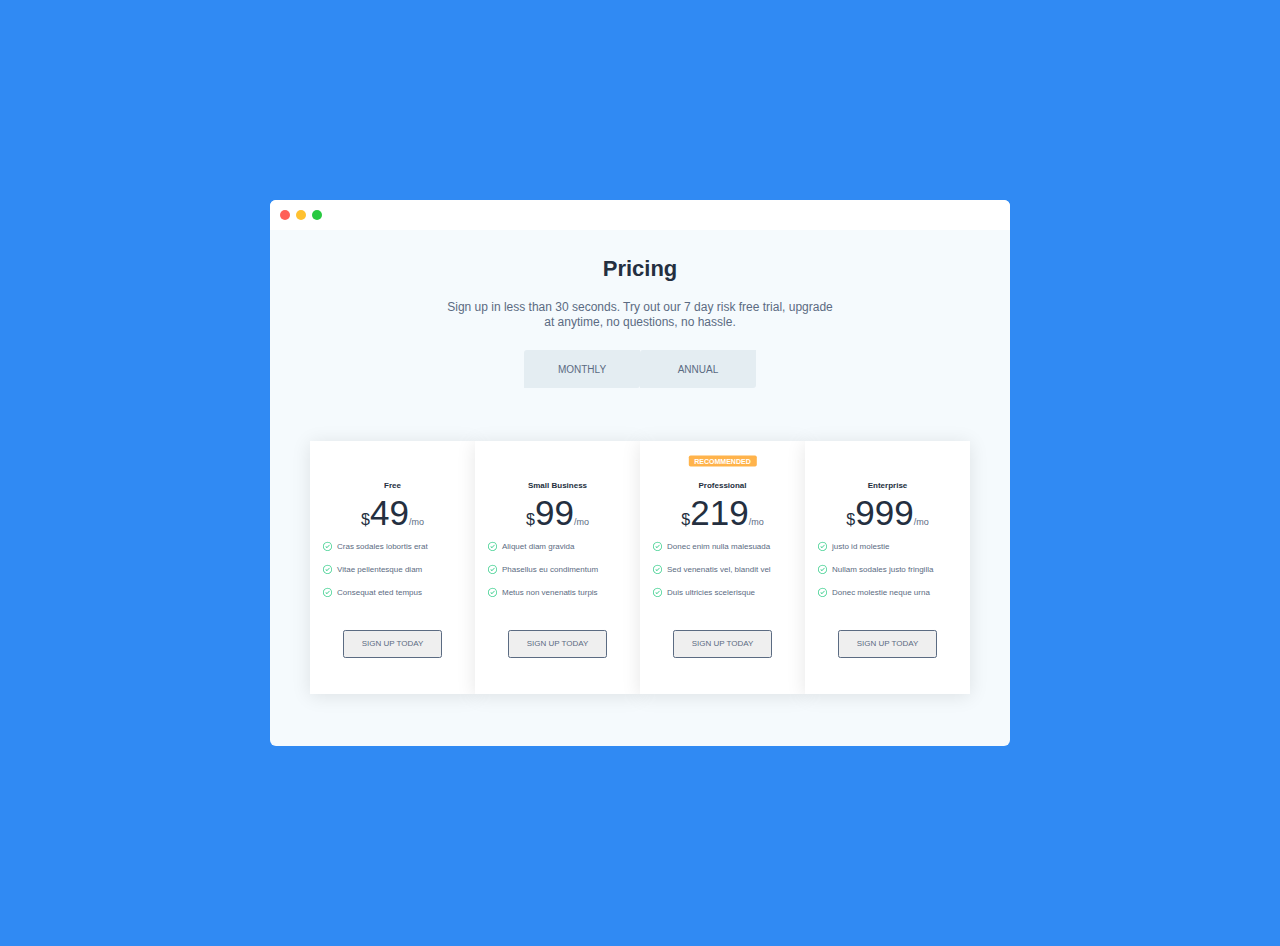
<file: lesson3_hw/lesson3_hw1/pricing.html>
<!DOCTYPE html>
<html lang="en">

<head>
    <meta charset="UTF-8">
    <meta name="viewport" content="width=device-width, initial-scale=1.0">
    <meta http-equiv="X-UA-Compatible" content="ie=edge">
    <title>Pricing</title>
    <link rel="stylesheet" href="./style.css">
</head>

<body>
    <div class="modal">
        <div class="head">
            <button class="btn-head"></button>
            <button class="btn-head"></button>
            <button class="btn-head"></button>
        </div>
        <div class="content">
            <h1 class="header">Pricing</h1>
            <p class="description">
                Sign up in less than 30 seconds. Try out our 7 day risk free trial, upgrade at anytime, no questions, no
                hassle.
            </p>
            <div class="pricing">
                <button class="pricing-btn">Monthly</button>
                <button class="pricing-btn">Annual</button>
            </div>
            <div class="block">
                <p class="free-text">Free</p>
                <span class="dollar">$</span>
                <span class="number">49</span>
                <span class="mo">/mo</span>
                <div>
                    <table>
                        <tr>
                            <td><img class="check-mark-btn" src="check-mark-button.png" alt=""></td>
                            <td class="benefits">Cras sodales lobortis erat</td>
                        </tr>
                        <tr>
                            <td><img class="check-mark-btn" src="check-mark-button.png" alt=""></td>
                            <td class="benefits">Vitae pellentesque diam</td>
                        </tr>
                        <tr>
                            <td><img class="check-mark-btn" src="check-mark-button.png" alt=""></td>
                            <td class="benefits">Consequat eted tempus</td>
                        </tr>
                    </table>
                </div>
                <button class="sign-up-button">Sign up today</button>
            </div>
            <div class="block">
                <p class="free-text">Small Business</p>
                <span class="dollar">$</span>
                <span class="number">99</span>
                <span class="mo">/mo</span>
                <div>
                    <table>
                        <tr>
                            <td><img class="check-mark-btn" src="check-mark-button.png" alt=""></td>
                            <td class="benefits">Aliquet diam gravida</td>
                        </tr>
                        <tr>
                            <td><img class="check-mark-btn" src="check-mark-button.png" alt=""></td>
                            <td class="benefits">Phasellus eu condimentum</td>
                        </tr>
                        <tr>
                            <td><img class="check-mark-btn" src="check-mark-button.png" alt=""></td>
                            <td class="benefits">Metus non venenatis turpis</td>
                        </tr>
                    </table>
                </div>
                <button class="sign-up-button">Sign up today</button>
            </div>
            <div class="block">
                <button class="recommended">Recommended</button>
                <p class="free-text">Professional</p>
                <span class="dollar">$</span>
                <span class="number">219</span>
                <span class="mo">/mo</span>
                <div>
                    <table>
                        <tr>
                            <td><img class="check-mark-btn" src="check-mark-button.png" alt=""></td>
                            <td class="benefits">Donec enim nulla malesuada</td>
                        </tr>
                        <tr>
                            <td><img class="check-mark-btn" src="check-mark-button.png" alt=""></td>
                            <td class="benefits">Sed venenatis vel, blandit vel</td>
                        </tr>
                        <tr>
                            <td><img class="check-mark-btn" src="check-mark-button.png" alt=""></td>
                            <td class="benefits">Duis ultricies scelerisque</td>
                        </tr>
                    </table>
                </div>
                <button class="sign-up-button">Sign up today</button>
            </div>
            <div class="block">
                <p class="free-text">Enterprise</p>
                <span class="dollar">$</span>
                <span class="number">999</span>
                <span class="mo">/mo</span>
                <div>
                    <table>
                        <tr>
                            <td><img class="check-mark-btn" src="check-mark-button.png" alt=""></td>
                            <td class="benefits">justo id molestie</td>
                        </tr>
                        <tr>
                            <td><img class="check-mark-btn" src="check-mark-button.png" alt=""></td>
                            <td class="benefits">Nullam sodales justo fringilla</td>
                        </tr>
                        <tr>
                            <td><img class="check-mark-btn" src="check-mark-button.png" alt=""></td>
                            <td class="benefits">Donec molestie neque urna</td>
                        </tr>
                    </table>
                </div>
                <button class="sign-up-button">Sign up today</button>
            </div>
        </div>
    </div>
</body>

</html>
</file>
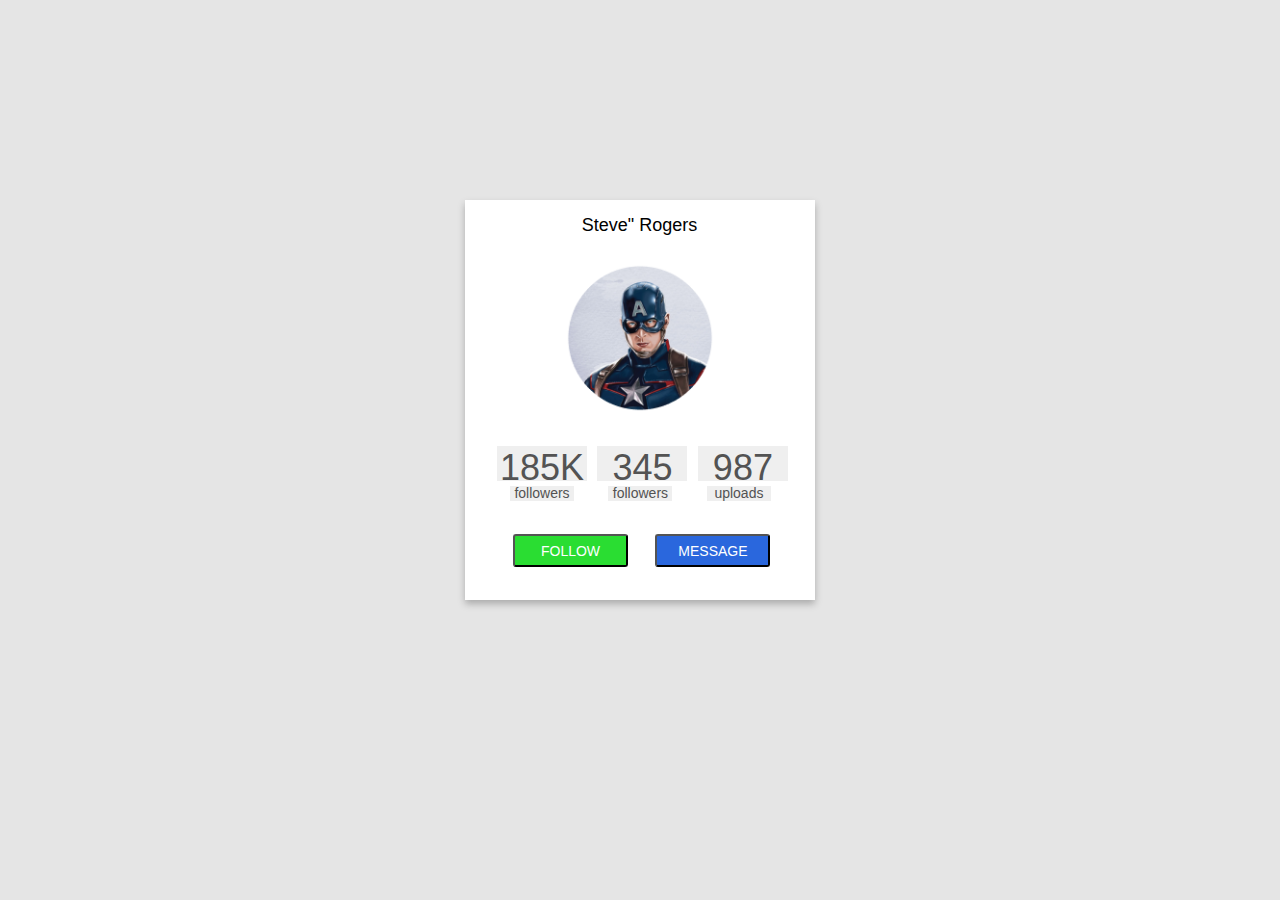
<file: lesson3_hw/lesson3_hw2/steve_rogers.html>
<!DOCTYPE html>
<html lang="en">

<head>
    <meta charset="UTF-8">
    <meta name="viewport" content="width=device-width, initial-scale=1.0">
    <meta http-equiv="X-UA-Compatible" content="ie=edge">
    <title>Steve_Rogers</title>
    <link rel="stylesheet" href="./style.css">
</head>

<body>
    <div class="main_box">
        <p class="head">Steve" Rogers</p>
        <img class="steve-img" src="steve.img" alt="Steve">
        <div class="block-numbers-followers">
            <button class="numbers-followers">185K</button>
            <button class="numbers-followers">345</button>
            <button class="numbers-followers">987</button>
        </div>
        <div class="block-followers">
            <button class="followers">followers</button>
            <button class="followers">followers</button>
            <button class="followers">uploads</button>
        </div>
        <div class="block-last-buttons">
            <button class="last-buttons">follow</button>
            <button class="last-buttons">message</button>
        </div>
    </div>
</body>

</html>
</file>
<file: lesson10_hw/css/grid.css>
.grid-container {
  display: flex;
  justify-content: flex-start;
  flex-wrap: wrap;
}

.col-1 {
  width: 8.3333333333%;
}

.col-offset-1 {
  margin-left: 8.3333333333%;
}

.col-2 {
  width: 16.6666666667%;
}

.col-offset-2 {
  margin-left: 16.6666666667%;
}

.col-3 {
  width: 25%;
}

.col-offset-3 {
  margin-left: 25%;
}

.col-4 {
  width: 33.3333333333%;
}

.col-offset-4 {
  margin-left: 33.3333333333%;
}

.col-5 {
  width: 41.6666666667%;
}

.col-offset-5 {
  margin-left: 41.6666666667%;
}

.col-6 {
  width: 50%;
}

.col-offset-6 {
  margin-left: 50%;
}

.col-7 {
  width: 58.3333333333%;
}

.col-offset-7 {
  margin-left: 58.3333333333%;
}

.col-8 {
  width: 66.6666666667%;
}

.col-offset-8 {
  margin-left: 66.6666666667%;
}

.col-9 {
  width: 75%;
}

.col-offset-9 {
  margin-left: 75%;
}

.col-10 {
  width: 83.3333333333%;
}

.col-offset-10 {
  margin-left: 83.3333333333%;
}

.col-11 {
  width: 91.6666666667%;
}

.col-offset-11 {
  margin-left: 91.6666666667%;
}

.col-12 {
  width: 100%;
}

.col-offset-12 {
  margin-left: 100%;
}

@media (max-width: 1199px) {
  .col-lg-1 {
    width: 8.3333333333%;
  }

  .col-lg-offset-1 {
    margin-left: 8.3333333333%;
  }

  .col-lg-2 {
    width: 16.6666666667%;
  }

  .col-lg-offset-2 {
    margin-left: 16.6666666667%;
  }

  .col-lg-3 {
    width: 25%;
  }

  .col-lg-offset-3 {
    margin-left: 25%;
  }

  .col-lg-4 {
    width: 33.3333333333%;
  }

  .col-lg-offset-4 {
    margin-left: 33.3333333333%;
  }

  .col-lg-5 {
    width: 41.6666666667%;
  }

  .col-lg-offset-5 {
    margin-left: 41.6666666667%;
  }

  .col-lg-6 {
    width: 50%;
  }

  .col-lg-offset-6 {
    margin-left: 50%;
  }

  .col-lg-7 {
    width: 58.3333333333%;
  }

  .col-lg-offset-7 {
    margin-left: 58.3333333333%;
  }

  .col-lg-8 {
    width: 66.6666666667%;
  }

  .col-lg-offset-8 {
    margin-left: 66.6666666667%;
  }

  .col-lg-9 {
    width: 75%;
  }

  .col-lg-offset-9 {
    margin-left: 75%;
  }

  .col-lg-10 {
    width: 83.3333333333%;
  }

  .col-lg-offset-10 {
    margin-left: 83.3333333333%;
  }

  .col-lg-11 {
    width: 91.6666666667%;
  }

  .col-lg-offset-11 {
    margin-left: 91.6666666667%;
  }

  .col-lg-12 {
    width: 100%;
  }

  .col-lg-offset-12 {
    margin-left: 100%;
  }
}
@media (max-width: 991px) {
  .col-md-1 {
    width: 8.3333333333%;
  }

  .col-md-offset-1 {
    margin-left: 8.3333333333%;
  }

  .col-md-2 {
    width: 16.6666666667%;
  }

  .col-md-offset-2 {
    margin-left: 16.6666666667%;
  }

  .col-md-3 {
    width: 25%;
  }

  .col-md-offset-3 {
    margin-left: 25%;
  }

  .col-md-4 {
    width: 33.3333333333%;
  }

  .col-md-offset-4 {
    margin-left: 33.3333333333%;
  }

  .col-md-5 {
    width: 41.6666666667%;
  }

  .col-md-offset-5 {
    margin-left: 41.6666666667%;
  }

  .col-md-6 {
    width: 50%;
  }

  .col-md-offset-6 {
    margin-left: 50%;
  }

  .col-md-7 {
    width: 58.3333333333%;
  }

  .col-md-offset-7 {
    margin-left: 58.3333333333%;
  }

  .col-md-8 {
    width: 66.6666666667%;
  }

  .col-md-offset-8 {
    margin-left: 66.6666666667%;
  }

  .col-md-9 {
    width: 75%;
  }

  .col-md-offset-9 {
    margin-left: 75%;
  }

  .col-md-10 {
    width: 83.3333333333%;
  }

  .col-md-offset-10 {
    margin-left: 83.3333333333%;
  }

  .col-md-11 {
    width: 91.6666666667%;
  }

  .col-md-offset-11 {
    margin-left: 91.6666666667%;
  }

  .col-md-12 {
    width: 100%;
  }

  .col-md-offset-12 {
    margin-left: 100%;
  }
}
@media (max-width: 767px) {
  .col-sm-1 {
    width: 8.3333333333%;
  }

  .col-sm-offset-1 {
    margin-left: 8.3333333333%;
  }

  .col-sm-2 {
    width: 16.6666666667%;
  }

  .col-sm-offset-2 {
    margin-left: 16.6666666667%;
  }

  .col-sm-3 {
    width: 25%;
  }

  .col-sm-offset-3 {
    margin-left: 25%;
  }

  .col-sm-4 {
    width: 33.3333333333%;
  }

  .col-sm-offset-4 {
    margin-left: 33.3333333333%;
  }

  .col-sm-5 {
    width: 41.6666666667%;
  }

  .col-sm-offset-5 {
    margin-left: 41.6666666667%;
  }

  .col-sm-6 {
    width: 50%;
  }

  .col-sm-offset-6 {
    margin-left: 50%;
  }

  .col-sm-7 {
    width: 58.3333333333%;
  }

  .col-sm-offset-7 {
    margin-left: 58.3333333333%;
  }

  .col-sm-8 {
    width: 66.6666666667%;
  }

  .col-sm-offset-8 {
    margin-left: 66.6666666667%;
  }

  .col-sm-9 {
    width: 75%;
  }

  .col-sm-offset-9 {
    margin-left: 75%;
  }

  .col-sm-10 {
    width: 83.3333333333%;
  }

  .col-sm-offset-10 {
    margin-left: 83.3333333333%;
  }

  .col-sm-11 {
    width: 91.6666666667%;
  }

  .col-sm-offset-11 {
    margin-left: 91.6666666667%;
  }

  .col-sm-12 {
    width: 100%;
  }

  .col-sm-offset-12 {
    margin-left: 100%;
  }
}
@media (max-width: 575px) {
  .col-xs-1 {
    width: 8.3333333333%;
  }

  .col-xs-offset-1 {
    margin-left: 8.3333333333%;
  }

  .col-xs-2 {
    width: 16.6666666667%;
  }

  .col-xs-offset-2 {
    margin-left: 16.6666666667%;
  }

  .col-xs-3 {
    width: 25%;
  }

  .col-xs-offset-3 {
    margin-left: 25%;
  }

  .col-xs-4 {
    width: 33.3333333333%;
  }

  .col-xs-offset-4 {
    margin-left: 33.3333333333%;
  }

  .col-xs-5 {
    width: 41.6666666667%;
  }

  .col-xs-offset-5 {
    margin-left: 41.6666666667%;
  }

  .col-xs-6 {
    width: 50%;
  }

  .col-xs-offset-6 {
    margin-left: 50%;
  }

  .col-xs-7 {
    width: 58.3333333333%;
  }

  .col-xs-offset-7 {
    margin-left: 58.3333333333%;
  }

  .col-xs-8 {
    width: 66.6666666667%;
  }

  .col-xs-offset-8 {
    margin-left: 66.6666666667%;
  }

  .col-xs-9 {
    width: 75%;
  }

  .col-xs-offset-9 {
    margin-left: 75%;
  }

  .col-xs-10 {
    width: 83.3333333333%;
  }

  .col-xs-offset-10 {
    margin-left: 83.3333333333%;
  }

  .col-xs-11 {
    width: 91.6666666667%;
  }

  .col-xs-offset-11 {
    margin-left: 91.6666666667%;
  }

  .col-xs-12 {
    width: 100%;
  }

  .col-xs-offset-12 {
    margin-left: 100%;
  }
}

/*# sourceMappingURL=grid.css.map */
</file>
<file: lesson10_hw/css/base.css>
* {
  box-sizing: border-box;
}

html {
  color: #222222;
  font-size: 15px;
  font-family: "Montserrat", Arial, Helvetica, sans-serif;
}

body,
ul,
ol,
h1,
h2,
h3,
h4,
h5,
h6,
p,
figure {
  margin: 0;
  padding: 0;
}

ul,
ol {
  list-style: none;
}

a {
  text-decoration: none;
}

input,
button {
  font-size: 1rem;
  font-family: "Montserrat", Arial, Helvetica, sans-serif;
}

.content-wrapper {
  width: 100%;
  padding: 0 1rem;
  max-width: calc(1400px + 2rem);
  margin: 0 auto;
}

.text-bold {
  font-weight: 800;
}

.text-regular {
  font-weight: 500;
}

.page-main {
  display: flex;
  justify-content: center;
  flex-direction: column;
}

.no-padding {
  padding: 0 !important;
}

/*# sourceMappingURL=base.css.map */
</file>
<file: lesson10_hw/css/header.css>
:root {
  --header-text-color: #fff;
  --logo-text-color-mobile: rgb(255, 90, 95);
  --header-text-color-mobile: grey;
}

.container {
  padding: 1rem;
}

.page-head {
  min-height: 100vh;
  width: 100%;
  position: relative;
  background-image: url(../assets/images/Rectangle@2x.png);
  background-size: cover;
  background-position: center right;
  background-repeat: no-repeat;
  overflow: hidden;
  padding-top: 40px;
}

.logo svg {
  width: 34px;
  height: 34px;
}

.logo path {
  fill: var(--header-text-color);
}

.global-menu {
  display: flex;
  justify-content: space-between;
}
.global-menu__toggle {
  pointer-events: none;
  background: transparent;
  border: none;
  position: relative;
}

.nav {
  --block-height: 40px;
  display: flex;
  height: var(--block-height);
}
.nav__link {
  padding-bottom: 20px;
  padding-left: 10px;
  padding-right: 10px;
  margin: 0 10px;
  font-size: 1rem;
  color: var(--header-text-color);
}
.nav__link:hover {
  border-bottom: 1px solid var(--header-text-color);
}
.nav__link:last-child {
  margin-right: 0;
}

.main-headers {
  color: #222222;
  font-weight: 400;
  width: 100%;
  padding-bottom: 8px;
  padding-left: 8px;
}

@media (max-width: 1100px) {
  :root {
    --spacing: 24px;
  }

  .global-menu {
    color: var(--header-text-color-mobile);
  }
  .global-menu__toggle {
    z-index: 1;
    pointer-events: inherit;
    position: relative;
    outline: none;
    cursor: pointer;
  }
  .global-menu__toggle::after {
    content: ">";
    position: absolute;
    top: 50%;
    right: 0;
    transform: translate(100%, -75%) rotate(90deg) scaleX(0.5);
    color: var(--header-text-color);
    font-size: 25px;
  }

  .nav {
    display: flex;
    visibility: hidden;
    height: auto;
    flex-direction: column;
    background: #fff;
    width: 100vw;
    height: 100vh;
    position: absolute;
    top: 0;
    left: 0;
    padding: 88px var(--spacing) var(--spacing);
  }
  .nav__link {
    font-size: 16px;
    margin: 0;
    padding: 12px 0;
    position: relative;
    color: var(--header-text-color-mobile);
  }
  .nav__link:nth-child(2n) {
    padding-bottom: var(--spacing);
  }
  .nav__link:nth-child(2n)::after {
    content: "";
    width: 100%;
    height: 1px;
    background-color: #8080803d;
    position: absolute;
    bottom: 8px;
    left: 0;
  }

  .global-menu.global-menu_active .global-menu__nav {
    visibility: visible;
  }

  .global-menu.global-menu_active .logo path {
    fill: var(--logo-text-color-mobile);
  }

  .global-menu.global-menu_active .global-menu__toggle::after {
    transform: translate(100%, -75%) rotate(-90deg) scaleX(0.5);
    color: var(--logo-text-color-mobile);
  }

  .nav__link_help {
    position: absolute;
    bottom: 0;
    font-size: 18px;
    left: var(--spacing);
    width: 100%;
  }
}

/*# sourceMappingURL=header.css.map */
</file>
<file: lesson10_hw/css/content.css>
.global-content {
  width: 100%;
  padding: 0 1rem;
  max-width: calc(1400px + 2rem);
  margin: 0 auto;
}

.promotions {
  padding: 8px;
}
.promotions__item {
  padding: 8px;
}

.promotion {
  min-height: 200px;
  width: 100%;
  position: relative;
}
.promotion__image {
  overflow: hidden;
  border-radius: 10px;
  width: 100%;
}
.promotion__image > img {
  width: 100%;
  display: block;
}
.promotion__content {
  margin-top: 8px;
}
.promotion__description {
  display: flex;
  justify-content: space-between;
}
.promotion__country {
  font-size: 1rem;
  font-weight: 500;
}
.promotion__title {
  margin-top: 8px;
  font-size: 1.3rem;
  font-weight: 500;
}
.promotion__link {
  display: block;
  position: absolute;
  z-index: 1;
  width: 100%;
  height: 100%;
}

.explore-block {
  padding: 8px;
}
.explore-block__item {
  padding: 8px;
}

.explore-block__explore-content {
  width: 100%;
  margin-top: 40px;
  margin-bottom: 40px;
}

.explore {
  position: relative;
  display: flex;
  flex-direction: row;
  margin: 8px;
  box-shadow: rgba(0, 0, 0, 0.15) 0px 2px 8px;
  color: #222222;
  max-height: 126px;
  border-width: 1px;
  border-style: solid;
  border-color: rgba(0, 0, 0, 0.02);
  border-radius: 12px;
  min-height: 84px;
  text-align: center;
}
.explore__content {
  flex-wrap: nowrap;
  align-items: center;
}
.explore__image-block {
  width: 33%;
  overflow: hidden;
  border-radius: 10px 0 0 10px;
}
.explore__image {
  width: 100%;
  height: 100%;
  background-repeat: no-repeat;
  background-size: cover;
  overflow: hidden;
}
.explore__text {
  display: flex;
  padding: 0 16px 0 24px;
  font-weight: 600;
  font-size: 16px;
  align-items: center;
}

.image-stays {
  background-image: url(../assets/images/stays_img_big.png);
}

.image-experienses {
  background-image: url(../assets/images/experience_img_big.png);
}

.image-advantures {
  background-image: url(../assets/images/advantages_img_big.png);
}

@media (max-width: 992px) {
  .explore {
    flex-direction: column;
    width: 100%;
    height: 100vh;
    min-height: 224px;
    padding-right: 8px;
  }
  .explore__image-block {
    width: 100%;
    height: 80%;
    border-radius: 10px 10px 0 0;
  }
  .explore__text {
    height: 20%;
    align-items: center;
  }

  .col-md-offset {
    display: none;
  }
}
.introducing,
.promotions {
  margin-bottom: 40px;
}
.introducing__link-more,
.promotions__link-more {
  padding-top: 10px;
  padding-bottom: 10px;
  padding-left: 10px;
  padding-right: 10px;
}
.introducing__link-more_text,
.promotions__link-more_text {
  cursor: pointer;
  font-weight: 600;
  color: #222222;
  text-decoration: underline;
}

.introduce {
  display: flex;
  flex-direction: row;
}
.introduce__content {
  margin-top: 8px;
}
.introduce__country {
  font-size: 12px;
  line-height: 16px;
  font-weight: 600;
  margin-bottom: 6px;
}
.introduce__title {
  font-size: 12px;
  line-height: 20px;
}
.introduce__rating {
  font-size: 11px;
}

.page_headers__text {
  font-size: 16px;
  line-height: 24px;
  margin-top: 4px;
}

@media (max-width: 768px) {
  .col-sm-offset {
    display: none;
  }

  .page_headers {
    font-size: 14px;
  }

  .page_headers__text {
    font-size: 12px;
  }

  .introduce__country,
.introduce__title,
.introduce__rating {
    font-size: 10px;
    line-height: 12px;
    font-weight: 400;
  }

  .white-block {
    display: none;
  }

  .white-header__content {
    margin-bottom: 100px;
  }
}
@media (max-width: 576px) {
  .col-xs-offset {
    display: none;
  }

  .container {
    min-height: 220px;
  }

  .white-header__header-text {
    font-size: 20px;
    line-height: 25px;
  }
}

/*# sourceMappingURL=content.css.map */
</file>
<file: lesson10_hw/css/white_block.css>
.white-block {
  width: 100%;
  position: relative;
  margin-top: 120px;
  z-index: 5;
}

.white-block__wb-content {
  padding-left: 80px;
  max-width: 1760px;
  background-color: transparent;
}

.wb-main-box__wb-forms {
  margin-block-end: 0;
}

.wb-main-box {
  background: #ffffff;
  border-radius: 4px;
  padding: 32px;
  padding-bottom: 24px;
  width: 441px;
  box-shadow: 0 16px 40px rgba(0, 0, 0, 0.12);
}
.wb-main-box__header {
  font-size: 30px;
  line-height: 36px;
  color: #484848;
  padding-top: 6px;
  padding-bottom: 6px;
}
.wb-main-box__wb-btn-box {
  font-size: 14px;
  line-height: 1.43;
  color: #484848;
  display: block;
}
.wb-main-box__form-check {
  display: flex;
  flex-direction: row;
}
.wb-main-box__form-submit {
  padding-top: 8px;
}

.wb-form {
  margin-top: 16px;
  margin-bottom: 16px;
}
.wb-form__label {
  font-size: 12px;
  font-weight: 800;
  letter-spacing: 1px;
  margin-bottom: 8px;
  text-transform: uppercase;
}
.wb-form__input {
  height: 48px;
  width: 100%;
  padding-left: 12px;
  padding-right: 12px;
  position: relative;
  align-items: center;
  background-color: #ffffff;
  border: 1px solid #ebebeb;
  border-radius: 4px;
  display: flex;
  font-size: 14px;
  line-height: 1.43;
  color: #484848;
}

.form-check__check-block {
  width: 50%;
}

.form-submit {
  width: 100%;
  display: flex;
  justify-content: flex-end;
}
.form-submit__red-btn {
  border-radius: 4px;
  font-size: 16px;
  line-height: 24px;
  padding-top: 10px;
  padding-bottom: 10px;
  font-weight: 800;
  border-width: 2px;
  padding-left: 22px;
  padding-right: 22px;
  box-shadow: none;
  background: #ff5a5f;
  border-color: transparent;
  color: #ffffff;
}

.white-header {
  width: 100%;
  height: 100%;
  position: absolute;
  display: flex;
  align-items: flex-end;
}
.white-header__content {
  z-index: 5;
}
.white-header__header-text {
  font-size: 30px;
  line-height: 36px;
  color: #ffffff;
  padding-top: 6px;
  padding-bottom: 6px;
}

/*# sourceMappingURL=white_block.css.map */
</file>
<file: lesson4_hw/style.css>
* {
  box-sizing: border-box;
}
html {
  font-family: Arial, Helvetica, sans-serif;
}
body {
  background-color: #33cccc;
}
.main_box {
  width: 1240px;
  height: 1024px;
  margin-left: 100px;
  position: relative;
  overflow: hidden;
}
.head-logo {
  width: 100%;
  height: 41px;
  margin: 50px auto;
  position: relative;
}
.signup-button,
.about,
.help,
.contact,
.pricing,
.login {
  position: absolute;
  top: 50%;
  transform: translateY(-50%);
  display: block;
  font-size: 14px;
  line-height: 19px;
}

.signup-button {
  width: 96px;
  height: 35px;
  right: 0;
  background: #ffffff;
  border-radius: 4px;
  font-weight: 600;
  text-align: center;
  color: #ff6845;
  border: none;
}

.about {
  margin-left: 730px;
  color: #ffffff;
}
.help {
  margin-left: 800px;
  color: #ffffff;
}
.contact {
  margin-left: 901px;
  color: #ffffff;
}

.pricing {
  margin-left: 982px;
  color: #ffffff;
}
.login {
  margin-left: 1077px;
  color: #ffffff;
}
.content-block {
  width: 1240px;
  height: 833px;
}
.left-content-block {
  width: 50%;
  height: 100%;
  margin-top: 0;
  margin-left: 0;
  display: inline-block;
  position: relative;
}
.discover-text-block {
  width: 577px;
  height: 133px;
  display: inline-block;
  top: 290px;
  position: absolute;
}
.discover {
  top: 0;
  display: inline-block;
  position: absolute;
}
.discover-text {
  bottom: 0;
  display: inline-block;
  position: absolute;
}
.right-content-block {
  width: 50%;
  height: 833px;
  display: inline-block;
  position: absolute;
}
.phone-block {
  width: 561px;
  height: 485px;
  right: 0;
  display: inline-block;
  top: 50%;
  bottom: 50%;
  transform: translateY(-50%);
  position: absolute;
  z-index: 2;
}
.phone-desing {
  position: absolute;
  width: 240px;
  height: 485px;
  left: 50%;
  right: 50%;
  transform: translateX(-50%);
  background: linear-gradient(180deg, #282828 50%, #282828 100%);
  box-shadow: 0px 12px 36px rgba(0, 0, 0, 0.04),
    0px 6px 25px rgba(0, 0, 0, 0.0001), inset 0px -5px 11px rgba(0, 0, 0, 0.05);
  border-radius: 37.0118px;
  z-index: 1;
}
.white-phone-design {
  position: absolute;
  left: 50%;
  right: 50%;
  top: 50%;
  bottom: 50%;
  transform: translateY(-50%) translateX(-50%);
  background: #f8f9f9;
  border-radius: 37.0118px;
  z-index: 2;
}
.phone-black-button {
  position: absolute;
  display: block;
  width: 115px;
  height: 35px;
  left: 50%;
  right: 50%;
  transform: translateX(-50%);
  background-color: #282828;
  border-radius: 37.0118px;
  border: none;
  z-index: 3;
}
.respond-class,
.vote-class,
.earn-class {
  display: inline-block;
  position: absolute;
  width: 240px;
  height: 150px;
  z-index: 3;
}

.respond-box-content,
.vote-box-content,
.earn-box-content {
  position: absolute;
  display: inline-block;
  margin: 0;
  font-weight: 600;
  font-size: 22px;
  line-height: 30px;
  color: #ffffff;
  z-index: 4;
}

.respond-box-img,
.vote-box-img,
.earn-box-img {
  position: absolute;
  display: inline-block;
  width: 75px;
  height: 75px;
  z-index: 4;
}
.respond-class {
  left: 679px;
  top: 400px;
}

.respond-box {
  position: absolute;
  background: #f28964;
  box-shadow: 0px 2px 8px rgba(123, 123, 123, 0.193501);
  border-radius: 9.6px;
}
.respond-box-content {
  top: 105px;
  left: 74px;
}
.respond-box-img {
  left: 83px;
  top: 20px;
}
.vote-class {
  left: 1000px;
  top: 360px;
}
.vote-box {
  position: absolute;
  background: #4a90e2;
  box-shadow: 0px 2px 8px rgba(123, 123, 123, 0.193501);
  border-radius: 9.6px;
}
.vote-box-content {
  top: 105px;
  left: 96px;
}
.vote-box-img {
  left: 83px;
  top: 20px;
}

.earn-class {
  left: 939px;
  top: 545px;
}
.earn-box {
  background: #c964f2;
  box-shadow: 0px 2px 8px rgba(123, 123, 123, 0.193501);
  border-radius: 9.6px;
}
.earn-box-content {
  top: 105px;
  left: 60px;
}
.earn-box-img {
  left: 83px;
  top: 20px;
}

.footer {
  height: 107px;
  position: relative;
}
.footer-bird {
  position: absolute;
  left: 161px;
}
.footer-g {
  position: absolute;
  left: 231px;
}
.footer-text {
  position: absolute;
  top: 39px;
  left: 100px;
  color: #ffffff;
}
</file>
<file: lesson5_hw/base.css>
* {
    box-sizing: border-box;
  }  
  html {
    font-size: 15px;
    font-family: Arial, Helvetica, sans-serif;
  }  
  body,
  ul,
  ol,
  h1,
  h2,
  h3,
  h4,
  h5,
  h6,
  p {
    margin: 0;
    padding: 0;
  }  
  ul,
  ol {
    list-style: none;
  }  
  a {
    text-decoration: none;
  }  
  input,
  button {
    font-size: 15px;
  }
</file>
<file: lesson5_hw/style.css>
body {
  background: #33cccc;
}
.container {
  height: 100vh;
  width: 100hw;
  background: #33cccc;
  position: relative;
}
.header {
  position: absolute;
  width: 100%;
  max-width: 1240px;
  height: 41px;
  left: 50%;
  right: 50%;
  transform: translateX(-50%);
  top: 50px;
}
.container-content {
  position: absolute;
  top: 91px;
  display: flex;
  justify-content: space-between;
  flex-wrap: wrap;
  width: 100%;
  height: 819px;
}
.item-left,
.item-right {
  width: 50%;
  height: 100%;
  flex-grow: 0;
  flex-shrink: 0;
  align-content: space-between;
  align-items: flex-start;
  display: flex;
  flex-wrap: wrap;
  position: relative;
}
.item-left {
  color: #fff;
}
.text-block {
  position: absolute;
  width: 100%;
  max-width: 620px;
  display: flex;
  justify-content: space-between;
  flex-direction: column;
  right: 43px;
  top: 296px;
  flex-wrap: wrap;
}
.text-block-header {
  font-size: 42px;
  line-height: 57px;
  color: #ffffff;
}
.text-block-description {
  width: 577px;
  margin-top: 20px;
  font-size: 18px;
  line-height: 28px;
  color: #ffffff;
}
.phone-wrapper {
  margin-top: 50px;
  font-size: 14px;
  line-height: 18px;
}
.phone-number {
  width: 286px;
  height: 50px;
  background: #ffffff;
  border-radius: 2px;
  border: none;
  margin-top: 10px;
  padding: 15px;
  font-size: 16px;
  line-height: 22px;
  color: #000000;
}
.link-btn {
  width: 286px;
  height: 50px;
  background: #4a4a4a;
  border-radius: 2px;
  border: none;
  margin-top: 10px;
  padding: 15px;
  font-size: 18px;
  line-height: 25px;
  color: #ffffff;
}
.phone-body {
  position: absolute;
  width: 100%;
  max-width: 240px;
  height: 485px;
  left: 220px;
  top: 179px;
  background: linear-gradient(180deg, #282828 50%, #282828 100%);
  box-shadow: 0px 12px 36px rgba(0, 0, 0, 0.04),
    0px 6px 25px rgba(0, 0, 0, 0.0001), inset 0px -5px 11px rgba(0, 0, 0, 0.05);
  border-radius: 37px;
}
.phone-body-white {
  position: absolute;
  width: 100%;
  max-width: 210px;
  height: 455px;
  left: 235px;
  top: 194px;
  background: #f8f9f9;
  border-radius: 37px;
}
.black-btn {
  position: absolute;
  width: 100%;
  max-width: 120px;
  height: 30px;
  top: 180px;
  left: 280px;
  background: #282828;
  border-radius: 37px;
}
.orange-box,
.blue-box,
.purple-box {
  position: absolute;
  display: block;
  width: 100%;
  max-width: 240px;
  height: 150px;
  border-radius: 10px;
  z-index: 2;
}
.orange-box {
  top: 272px;
  left: 59px;
  background: #f28964;
  box-shadow: 0px 2px 8px rgba(123, 123, 123, 0.193501);
}
.blue-box {
  top: 229px;
  left: 380px;
  background: #4a90e2;
  box-shadow: 0px 2px 8px rgba(123, 123, 123, 0.193501);
}
.purple-box {
  top: 415px;
  left: 340px;
  background: #c964f2;
  box-shadow: 0px 2px 8px rgba(123, 123, 123, 0.193501);
}
.box-discription {
  position: absolute;
  font-size: 22px;
  color: #ffffff;
  left: 50%;
  transform: translateX(-50%);
  top: 105px;
}
.box-images {
  position: absolute;
  width: 75px;
  height: 75px;
  top: 20px;
  left: 50%;
  transform: translateX(-50%);
}
.footer-box {
  position: absolute;
  width: 100%;
  max-width: 1440px;
  height: 106px;
  top: 910px;
  left: 50%;
  transform: translateX(-50%);
}
.bird-link {
  position: absolute;
  left: 161px;
}
.g-link {
  position: absolute;
  left: 231px;
}
.footer-terms {
  position: absolute;
  top: 39px;
  left: 100px;
  font-size: 12px;
  line-height: 16px;
  color: #ffffff;
}
.back-image-one {
  position: absolute;
  width: 877px;
  height: 969px;
  top: 305px;
  right: 50%;
}
.back-image-two {
  position: absolute;
  width: 828px;
  height: 1024px;
  right: 40%;
  top: -60px;
  transform: rotate(-5deg);
}
</file>
<file: lesson8_hw/base.css>
* {
  box-sizing: border-box;
}

html {
  font-size: 14px;
  font-family: "Montserrat", Arial, Helvetica, sans-serif;
}

body,
ul,
ol,
h1,
h2,
h3,
h4,
h5,
h6,
p,
figure {
  margin: 0;
  padding: 0;
}

ul,
ol {
  list-style: none;
}

a {
  text-decoration: none;
}

input,
button {
  font-size: 1rem;
  font-family: "Montserrat", Arial, Helvetica, sans-serif;
}

.content-wrapper {
  width: 100%;
  padding: 0 1rem;
  max-width: calc(1200px + 2rem);
  margin: 0 auto;
}

.text-bold {
  font-weight: 800;
}

.text-regular {
  font-weight: 500;
}

/*# sourceMappingURL=base.css.map */
</file>
<file: lesson8_hw/lesson_8.css>
:root {
  --header-text-color: #fff;
  --logo-text-color-mobile: rgb(255, 90, 95);
  --header-text-color-mobile: grey;
}

.container {
  padding: 1rem;
}

.page-head {
  min-height: 100vh;
  width: 100%;
  position: relative;
  background-image: url(./assets/images/Rectangle@2x.png);
  background-size: cover;
  background-position: center right;
  background-repeat: no-repeat;
  overflow: hidden;
  padding-top: 40px;
}

.logo svg {
  width: 34px;
  height: 34px;
}

.logo path {
  fill: var(--header-text-color);
}

.global-menu {
  display: flex;
  justify-content: space-between;
}
.global-menu__toggle {
  pointer-events: none;
  background: transparent;
  border: none;
  position: relative;
}

.nav {
  --block-height: 40px;
  display: flex;
  height: var(--block-height);
}

.nav__link {
  padding-bottom: 20px;
  padding-left: 10px;
  padding-right: 10px;
  margin: 0 10px;
  font-size: 1rem;
  color: var(--header-text-color);
}

.nav__link:last-child {
  margin-right: 0;
}

.nav__link:hover {
  border-bottom: 1px solid var(--header-text-color);
}

.wb-section {
  width: 100%;
  height: 475px;
  position: absolute;
  top: 120px;
}

.page-head__white-box {
  width: 100%;
  height: 475px;
}
.white-box {
  position: relative;
  width: 441px;
  height: 100%;
  background: #ffffff;
  border-radius: 4px;
  margin-left: 80px;
  box-shadow: 0 16px 40px rgba(0, 0, 0, 0.12);
}
.content__white-box-text {
  width: 100%;
  height: 100%;
  padding: 32px;
  padding-bottom: 24px;
}
.white-box-text__header-text_book {
  width: 100%;
  font-size: 30px;
  font-weight: 800;
  line-height: 36px;
  color: #484848;
}
.white-box-text__header-text_stay {
  font-size: 100%;
  color: inherit;
  cursor: pointer;
  text-decoration: none;
}

.wb-forms-content__forms {
  margin-top: 16px;

  font-size: 12px;
  font-weight: 800;
  letter-spacing: 1px;
  text-transform: uppercase;
}
.wb-forms-content__form_where {
  height: 71px;
}
.wb-forms-content__form_check-in {
  height: 81px;
}
.wb-forms-content__form_guest {
  height: 74px;
}
.wb-forms-content__button-search {
  height: 48px;
  display: flex;
  justify-content: flex-end;
}

.wb-form_button {
  height: 48px;
  width: 100%;
  margin-top: 8px;
  padding-left: 12px;
  padding-right: 12px;
  border: 1px solid #ebebeb;
  border-radius: 4px;
  display: flex;
  align-items: center;
  text-transform: none;
  font-size: 17px;
  background-color: transparent;
  text-overflow: ellipsis;
}

.wb-forms-content__form_check-in-out {
  display: flex;
  width: 100%;
}
.form_guest_button {
  justify-content: space-between;
  font-size: 16px;
  font-weight: 400;
  color: rgb(118, 118, 118);
  border-width: 1px;
  border-style: solid;
  border-color: rgb(235, 235, 235);
  border-image: initial;
  border-radius: 4px;
}

.button-search_red-btn {
  width: 101px;
  background: rgb(252, 31, 31);
  color: #ffffff;
  font-weight: bold;
  border-radius: 3px;
  border: none;
  cursor: pointer;
}

.page_discription {
  width: 100%;
  height: 100%;
  background: rgb(240, 205, 141);
}
.content-boxes {
  width: 100%;
  padding: 20px 74px;
}
.page_discription__content-explore {
  height: 217px;
  background: plum;
}

.content-explore__header-explore {
  color: rgb(34, 34, 34);
  font-weight: 400;
  margin-bottom: 8px;
}

.content-explore__blocks_wrapper {
  width: 100%;
  min-height: 96px;
  padding-top: 6px;
  padding-bottom: 6px;
  background: seashell;
  display: flex;
  justify-content: stretch;
}
.blocks_content-explore {
  width: 100%;
  margin-left: 6px;
  margin-right: 6px;
  display: flex;
  justify-content: start;
  box-shadow: rgba(0, 0, 0, 0.15) 0px 2px 8px;
  border: none;
  border-width: 1px;
  border-style: solid;
  border-color: rgba(0, 0, 0, 0.02);
  border-radius: 12px;
  align-items: center;
}

.blocks_content-explore_image {
  width: 33%;
  height: 100%;
  cursor: pointer;
  background-size: cover;
  background-repeat: no-repeat;
  border-radius: 12px 0 0 12px;
}
.block-stays_image {
  background-image: url(./assets/images/stays.png);
}
.block-experiences_image {
  background-image: url(./assets/images/experiences.png);
}
.block-adventures_image {
  background-image: url(./assets/images/advantures.png);
}

.blocks_content-explore_text {
  width: 77%;
  height: 100%;
  cursor: pointer;
  text-align: left;
  display: flex;
  align-items: center;
}
.text_explore-block {
  padding-left: 24px;
  font-weight: 600;
  font-size: 16px;
  line-height: 24px;
  color: rgb(34, 34, 34);
}

.page_discription__content-places {
  width: 100%;
  height: 457px;
  background: powderblue;
}
.page_discription__content-introducing {
  width: 100%;
  height: 660px;
  background: rgb(195, 243, 197);
}

@media (max-width: 1100px) {
  :root {
    --spacing: 24px;
  }

  .global-menu {
    color: var(--header-text-color-mobile);
  }

  .global-menu__toggle {
    z-index: 1;
    pointer-events: inherit;
    position: relative;
    outline: none;
    cursor: pointer;
  }

  .global-menu__toggle::after {
    content: ">";
    position: absolute;
    top: 50%;
    right: 0;
    transform: translate(100%, -75%) rotate(90deg) scaleX(0.5);
    color: var(--header-text-color);
    font-size: 25px;
  }

  .nav {
    display: flex;
    visibility: hidden;
    height: auto;
    flex-direction: column;
    background: #fff;
    width: 100vw;
    height: 100vh;
    position: absolute;
    top: 0;
    left: 0;
    padding: 88px var(--spacing) var(--spacing);
  }

  .nav__link {
    font-size: 16px;
    margin: 0;
    padding: 12px 0;
    position: relative;
    color: var(--header-text-color-mobile);
  }

  .nav__link:nth-child(2n) {
    padding-bottom: var(--spacing);
  }

  .nav__link:nth-child(2n)::after {
    content: "";
    width: 100%;
    height: 1px;
    background-color: #8080803d;
    position: absolute;
    bottom: 8px;
    left: 0;
  }

  .global-menu.global-menu_active .global-menu__nav {
    visibility: visible;
  }

  .global-menu.global-menu_active .logo path {
    fill: var(--logo-text-color-mobile);
  }

  .global-menu.global-menu_active .global-menu__toggle::after {
    transform: translate(100%, -75%) rotate(-90deg) scaleX(0.5);
    color: var(--logo-text-color-mobile);
  }

  .nav__link_help {
    position: absolute;
    bottom: 0;
    font-size: 18px;
    left: var(--spacing);
    width: 100%;
  }
  .page_discription__content-explore {
    height: 400px;
    background: plum;
  }
  .content-explore__blocks_wrapper {
    width: 100%;
    min-height: 319px;
    padding-top: 6px;
    padding-bottom: 6px;
    background: seashell;
    display: flex;
    justify-content: stretch;
  }
  .blocks_content-explore {
    width: 100%;
    display: flex;
    flex-direction: column;
    justify-content: start;
    align-items: center;
  }
  .blocks_content-explore_image {
    width: 100%;
    height: 100%;
    border-radius: 12px;
  }
  .blocks_content-explore_text {
    width: 100%;
    height: 23%;
    text-align: left;
    display: flex;
    align-items: center;
  }

  @media (max-width: 700px) {
    .page-head {
      min-height: 220px;
      width: 100%;
    }
    .wb-section {
      position: relative;
      top: 0;
    }
    .white-box {
      width: 100%;
      padding: 0;
      margin-left: 0;
    }
    .content__white-box-text {
      position: absolute;
      top: -100px;
      padding: 32px;
      padding-bottom: 24px;
    }
    .white-box-text__header-text_book {
      width: 100%;
      height: 72px;

      font-size: 25px;
      font-weight: 800;
      line-height: 36px;
      color: #fff;
    }
  }
}
</file>
<file: practice2_hw/style.css>
* {
  box-sizing: border-box;
}
html {
  font-family: Arial, Helvetica, sans-serif;
}
.body {
  margin: 0;
}

.content {
  width: 100%;
  position: relative;
  overflow: hidden;
}
.img {
  width: 100%;
  position: relative;
}

.img-letter-I {
  position: absolute;
  top: 13%;
  left: 27%;
  width: 80px;
  height: 80px;
}
.img-letter-Plus {
  position: absolute;
  top: 7%;
  left: 66%;
  width: 77px;
  height: 77px;
}
.img-letter-Plus2 {
  position: absolute;
  top: 60%;
  left: 25%;
  width: 79px;
  height: 79px;
}
.img-letter-I2 {
  position: absolute;
  top: 70%;
  left: 75%;
  width: 73px;
  height: 73px;
}

.text-block {
  width: 537px;
  height: 390px;
  display: inline-block;
  top: 165px;
  left: 50%;
  right: 50%;
  transform: translateX(-50%);
  position: absolute;
}
.coming-soon {
  position: absolute;
  margin-top: 0;
  font-weight: bold;
  font-size: 90px;
  line-height: 103px;
  text-align: center;
  color: #000000;
  text-transform: uppercase;
}
.text-we-will {
  position: absolute;
  left: 50%;
  right: 50%;
  transform: translateX(-50%);
  top: 238px;
  width: 422px;
  font-size: 19px;
  line-height: 22px;
  text-align: center;
  color: #000000;
}

.button {
  border: none;
  position: absolute;
  left: 50%;
  right: 50%;
  transform: translateX(-50%);
  bottom: 0;
  width: 268px;
  height: 57px;
  background: #47fcc0;
  font-size: 23px;
  line-height: 26px;
  display: inline-block;
  text-align: center;
  color: #ffffff;
}

.footer-box {
  position: relative;
  width: 100%;
  height: 109px;
}
.footer {
  position: absolute;
  display: inline-block;
  left: 50%;
  right: 50%;
  transform: translateX(-50%);
  width: 528px;
  height: 34px;
  font-size: 18px;
  line-height: 21px;
  text-align: center;
  color: #000000;
}
.div-footer-img {
  position: absolute;
  display: inline-block;
  left: 50%;
  right: 50%;
  transform: translateX(-50%);
  top: 34px;
  width: 107px;
  text-decoration: none;
  
}
.a-design {
  text-decoration: none;
}
.a-wix-design {
    color: #000000; 
}
</file>
<file: lesson3_hw/lesson3_hw1/style.css>
* {
    box-sizing: border-box;
}
html {
    font-size: 15px;
    font-family: Arial, Helvetica, sans-serif;
}
body,
ol,
ul,
h1,
h2,
h3,
h4,
h5,
h6,
p {
    margin: 0;
    padding: 0;
}
a {
    text-decoration: none;
}
body {
    background-color: #308af3;
}

.modal {
    margin: 200px auto;
    background: #f5fafd;
    width: 740px;
    min-height: 540px;
    border-radius: 6px;
    overflow: hidden;
    font-size: 0;
    position: relative;
}

.head {
    width: 100%;
    height: 30px;
    background-color: #fff;
    padding: 10px;
    line-height: 10px;
    user-select: none;
}

.btn-head {
    width: 10px;
    height: 10px;
    border-radius: 50%;
    display: inline-block;
    margin-top: 0;
    border: none;
    padding: 0;
    margin-left: 6px;
    user-select: none;
    outline: none;
}

.btn-head:nth-child(1) {
    background: #ff6058;
    margin-left: 0;
}

.btn-head:nth-child(1):hover {
    background: #ff0d00; 
}

.btn-head:nth-child(2) {
    background: #ffc130;
}

.btn-head:nth-child(2):hover {
    background: #ffe600;
}

.btn-head:nth-child(3) {
    background: #28c940;
}

.btn-head:nth-child(3):hover {
    background: #00ff26;
}

.content {
    padding: 26px 40px 52px;
    text-align: center;
}

.header {
    margin-bottom: 18px;
    font-size: 22px;
    color: #242f40;
}

.description {
    font-size: 12px;
    line-height: 15px;
    color: #5b6b82;
    width: 60%;
    margin: 0 auto;    
}

.pricing {
    margin-top: 20px;
    text-align: center;
    font-size: 0;
}

.pricing-btn {
    width: 116px;
    height: 38px;
    border: none;
    font-size: 10px;
    background-color: #e4edf2;
    color: #5b6b82;
    text-transform: uppercase;
    outline: none;
}

.pricing-btn:first-child {
  border-top-left-radius: 3px;
  border-bottom-right-radius: 3px;
}

.pricing-btn:last-child {
    border-top-left-radius: 3px;
    border-bottom-right-radius: 3px; 

}
.pricing-btn:active {
    background: #3ccf8e;
    color: #fff;
}
.block {    
    width: 165px;
    height: 253px;   
    margin-bottom: 0;
    border: none; 
    margin-top: 8%;   
    background: #FFFFFF;
    box-shadow: 0px 2px 18px rgba(0, 0, 0, 0.1);  
    display: inline-block;               
}

.block:hover {    
    border: 2px solid #3CCF8E; 
    position: absolute;  
    transform: scale(1.1);   
    position: relative;        
}

.free-text {    
    height: 10px;    
    margin-top: 40px;      
    font-weight: bold;
    font-size: 8px;
    line-height: 10px;
    text-align: center;
    color: #242F40;    
}

.dollar {
    font-size: 16px;
    line-height: 19px;
    color: #242F40;
}

.number {
    font-size: 35px;
    line-height: 43px;
    text-align: center;
    color: #242F40;
}

.mo {
    font-size: 9px;
    line-height: 11px;
    color: #5B6B82;     
}

.check-mark-btn {
    margin-left: 10px;
}
.benefits {
    font-size: 8px;
    line-height: 19px;
    text-align: left;
    color: #5B6B82;    
    display: block;

}
.sign-up-button {
    width: 99px;
    height: 28px; 
    margin-top: 15%;   
    border: 1px solid #5B6B82;
    box-sizing: border-box;
    border-radius: 2.32479px;
    font-size: 8px;
    line-height: 10px;
    text-transform: uppercase;
    color: #5B6B82;
}

.sign-up-button:active {
    background: #3CCF8E;
    border-radius: 2px;
    font-size: 8px;
    line-height: 10px;
    text-transform: uppercase;
    color: #FFFFFF;
}

.recommended {    
    margin-top: 20px;
    border: 0;
    font-weight: bold;
    font-size: 7px;
    line-height: 9px;
    text-align: center;
    text-transform: uppercase;
    color: #FFFFFF;
    background: #FFB34B;
    border-radius: 1.74359px;
    position: absolute;
    transform: translate(-50%, -50%);    
}
</file>
<file: lesson3_hw/lesson3_hw2/style.css>
* {
    box-sizing: border-box;
}
html {
    font-family: Arial, Helvetica, sans-serif;
}
body {
    background-color: #E5E5E5;
}
.main_box {
    margin: 200px auto;
    width: 350px;
    height: 400px;
    background: #FFFFFF;
    box-shadow: 0px 4px 7px rgba(0, 0, 0, 0.25);        
}
.head {
    width: 133px;
    height: 25px;       
    display: inline-flex;
    margin-left: 108px;      
    justify-content: center;                    
    font-size: 18px;
    line-height: 15px;       
    text-align: center;
    color: #000000;        
}
.head:hover {
    color: #535353;
}
.steve-img {
    width: 154px;
    height: 154px;
    display: block;    
    margin-left: auto; 
    margin-right: auto;  
}
.block-numbers-followers {
    margin-left: 26px;    
}    
.numbers-followers {
    width: 90px;
    height: 35px;
    font-size: 36px;
    line-height: 42px;
    display: inline-flex; 
    flex-direction: row;  
    justify-content: center;              
    text-align: center;    
    color: #535353;    
    margin-top: 31px;   
    margin-left: 6px; 
    border: none;  
    user-select: none;
    outline: none;    
}
.numbers-followers:hover {
    color: #022EA0;
}
.block-followers {
    margin-left: 15px;
}   
.followers {
    width: 64px;
    height: 15px;
    font-size: 14px;
    line-height: 10px;
    display: inline-flex; 
    flex-direction: row;   
    justify-content: center;
    margin-left: 30px;
    border: none;
    align-items: center;
    text-align: center; 
    color: #535353;  
}
.followers:hover {
    color: #022EA0;
    font-weight: bold;
}
.block-last-buttons {
    margin-left: 48px;
}
.last-buttons {
    width: 115px;
    height: 33px;   
    margin-top: 32px;    
    text-transform: uppercase;  
    font-size: 14px;
    line-height: 16px;    
    align-items: center;
    text-align: center;
    color: #FFFFFF;      
}
.last-buttons:first-child {
    background: #2ADD32;
    border-radius: 3px;  
    margin-right: 23px;  
}
.last-buttons:first-child:hover {
    background: #03831F;
    border: 1px solid #03831F;
    box-sizing: border-box;
}
.last-buttons:last-child {
    background: #2A67DD;
    border-radius: 3px;
}
.last-buttons:last-child:hover {
    background: #0039A8;
    border: 1px solid #022EA0;
    box-sizing: border-box;
}
</file>
